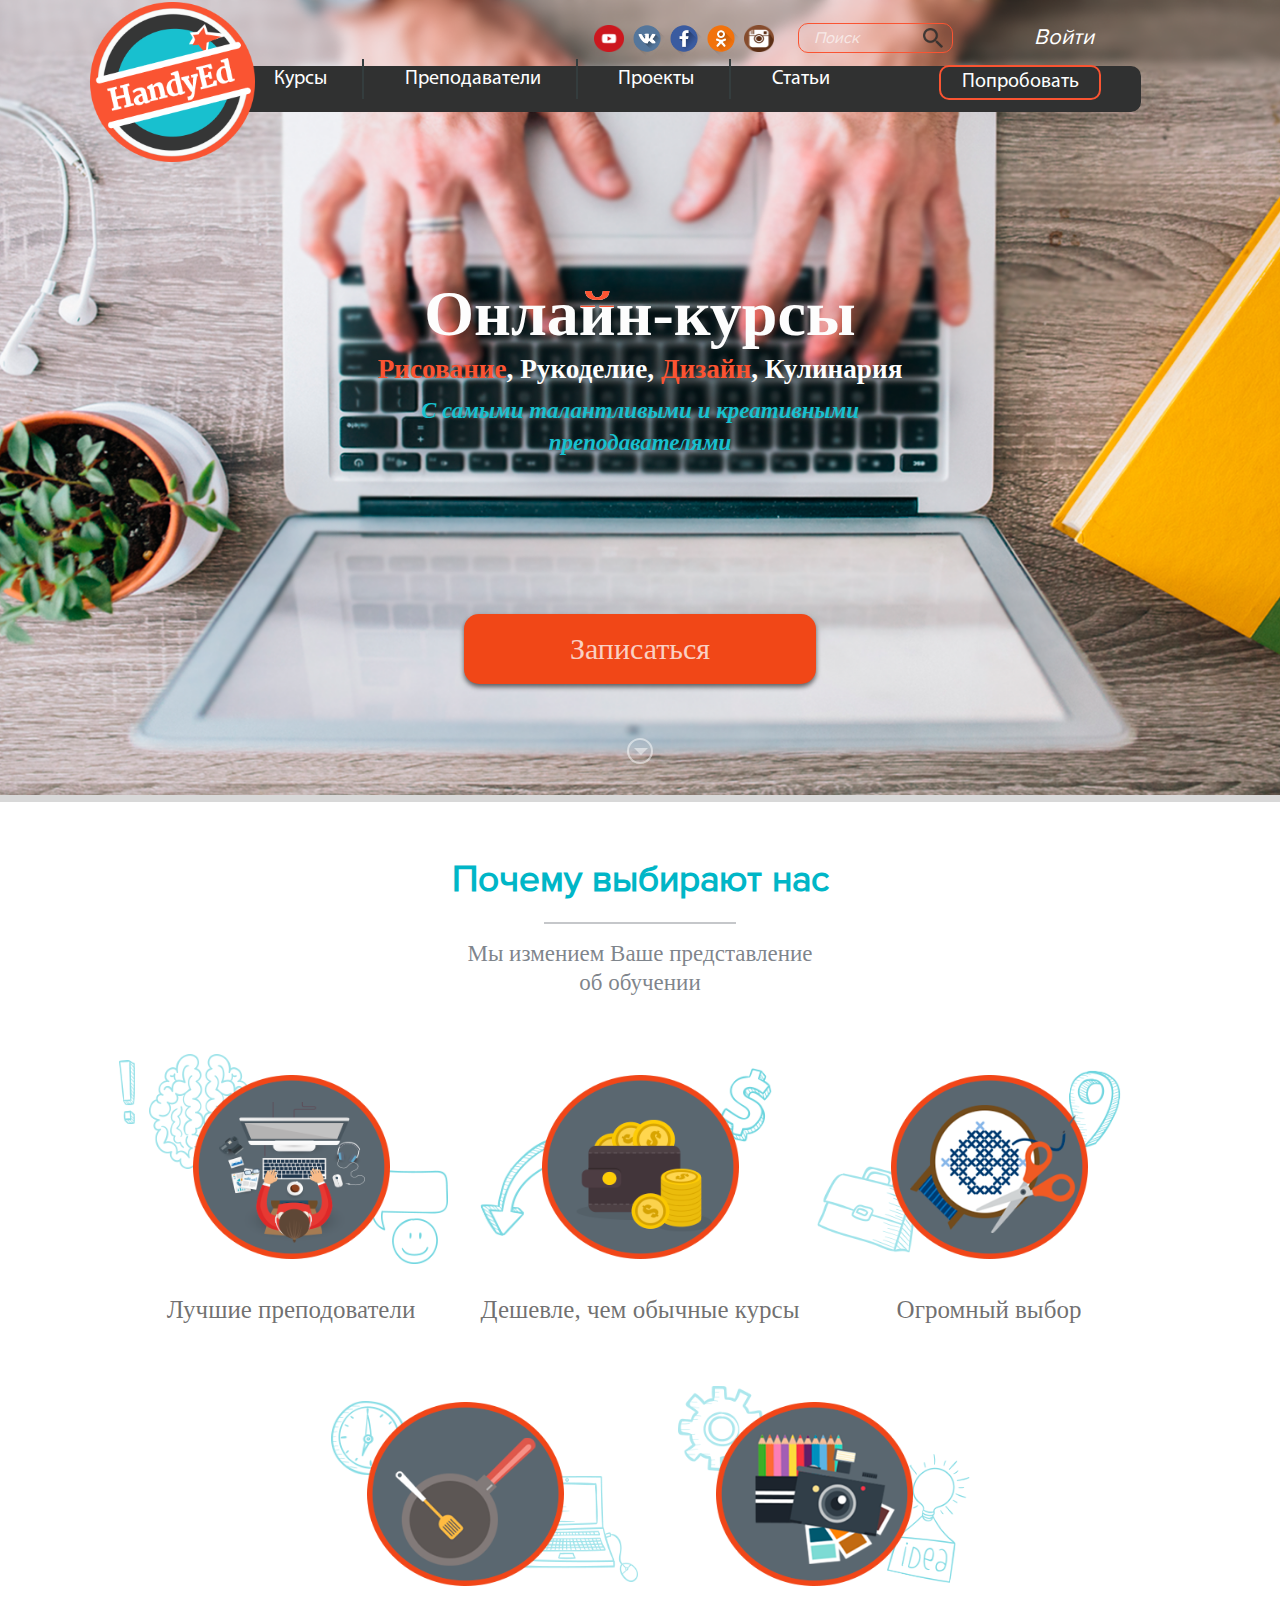
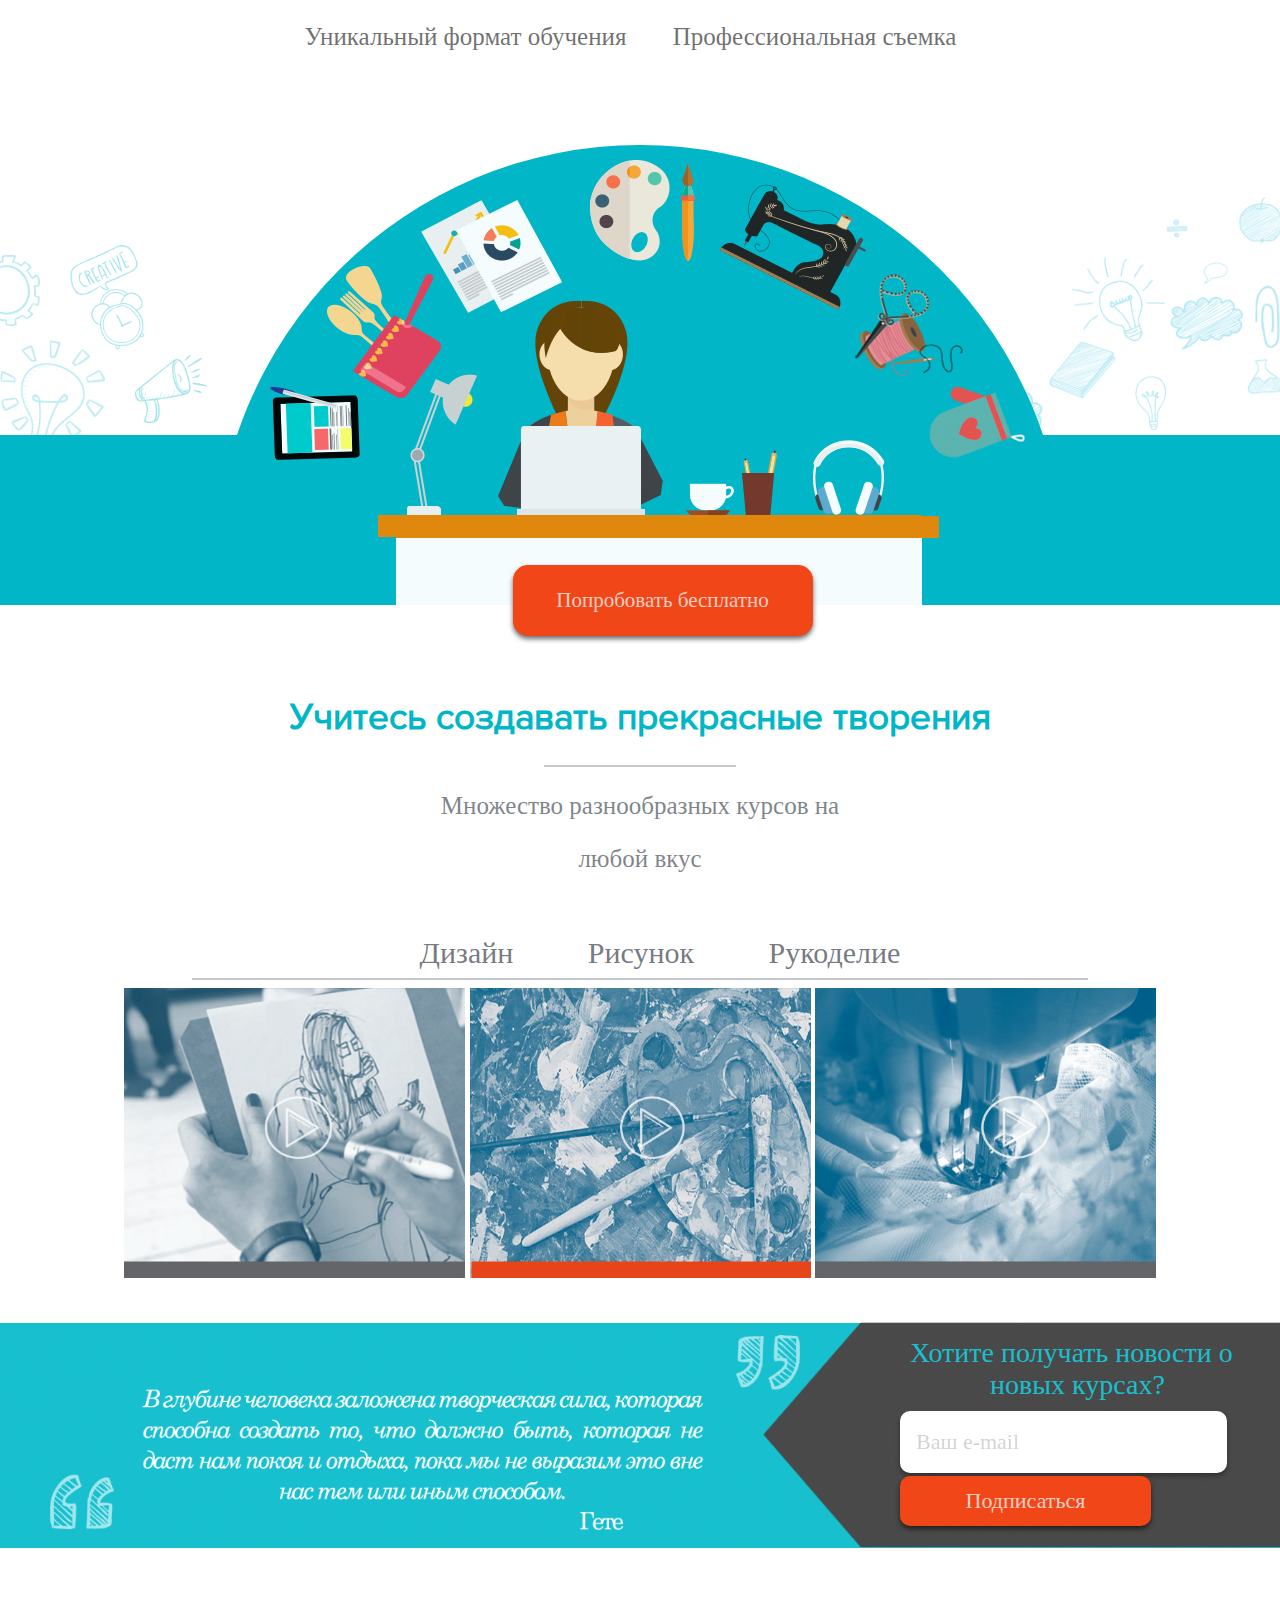
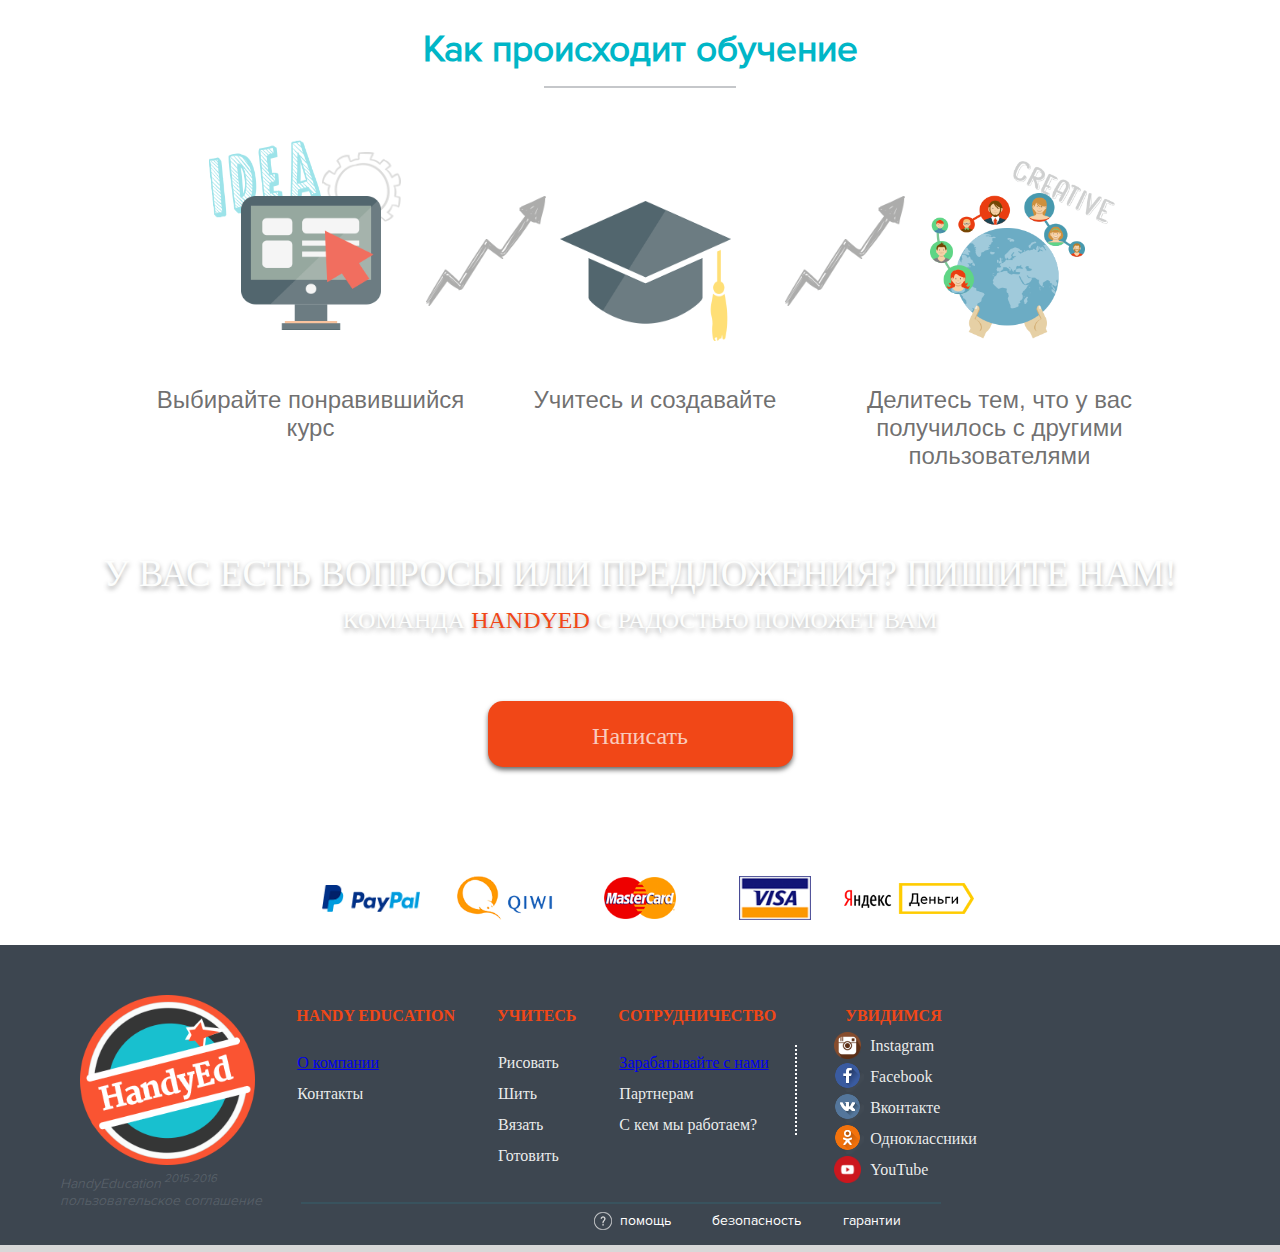
<file: index.html>
<!DOCTYPE html>
<html>
    <head>
       <title>Handy Education</title>
       <meta charset="utf-8">
       <link href="public/stylesheets/style.css" rel="stylesheet" type="text/css">
       <script type="text/javascript">
            window.onresize = function(event) {
                var html = document.documentElement;
                /*if (html.clientWidth < 1350) {
                    document.getElementById("block-margin").style.marginRight = "80px";    
                } else { 
                    document.getElementById("block-margin").style.marginRight = "0px";  
                }*/
                if (html.clientWidth < 1170) {
                    document.getElementById("main-menu-font").style.fontSize = "16px";
                    
                } else {
                    document.getElementById("main-menu-font").style.fontSize = "20px";
                
                }
                if (html.clientWidth < 1300) {
                    document.getElementById("block1").style.height= "290px";   
                    document.getElementById("block1").style.width = "341px";
                    document.getElementById("block2").style.height = "290px";   
                    document.getElementById("block2").style.width = "341px"; 
                    document.getElementById("block3").style.height = "290px";   
                    document.getElementById("block3").style.width = "341px"
                    document.getElementById("teacher_id").style.height = "390px";
                    document.getElementById("teacher_id").style.width = "335px";
                    document.getElementById("teacher_id2").style.height = "390px";
                    document.getElementById("teacher_id2").style.width = "335px";
                    document.getElementById("teacher_id3").style.height = "390px";
                    document.getElementById("teacher_id3").style.width = "335px";
                    document.getElementById("words1").style.display = "none"
                    document.getElementById("words2").style.display = "none"
                } else {
                    document.getElementById("block1").style.height = "350px";     
                    document.getElementById("block1").style.width = "429px";   
                    document.getElementById("block2").style.height = "350px";     
                    document.getElementById("block2").style.width = "429px"; 
                    document.getElementById("block3").style.height = "350px";     
                    document.getElementById("block3").style.width = "429px";
                    document.getElementById("block3").style.marginRight = "0px"; 
                    document.getElementById("teacher_id").style.height = "532px"; 
                    document.getElementById("teacher_id").style.width = "424px";
                    document.getElementById("teacher_id2").style.height = "532px"; 
                    document.getElementById("teacher_id2").style.width = "424px";
                    document.getElementById("teacher_id3").style.height = "532px"; 
                    document.getElementById("teacher_id3").style.width = "424px";
                    document.getElementById("words1").style.display = "block"
                    document.getElementById("words2").style.display = "block"
                }
            };
        </script>
        <script type="text/javascript">
            function a() {
                var html = document.documentElement;
                /*if (html.clientWidth < 1350) {
                    document.getElementById("block-margin").style.marginRight = "80px";    
                } else { 
                    document.getElementById("block-margin").style.marginRight = "0px";  
                }*/
                if (html.clientWidth < 1170) {
                    document.getElementById("main-menu-font").style.fontSize = "16px";
                    
                } else {
                    document.getElementById("main-menu-font").style.fontSize = "20px";
                
                }
                if (html.clientWidth < 1300) {
                    document.getElementById("words1").style.display = "none"
                    document.getElementById("words2").style.display = "none"
                    document.getElementById("block1").style.height= "290px";   
                    document.getElementById("block1").style.width = "341px";
                    document.getElementById("block2").style.height = "290px";   
                    document.getElementById("block2").style.width = "341px"; 
                    document.getElementById("block3").style.height = "290px";   
                    document.getElementById("block3").style.width = "341px"
                    document.getElementById("teacher_id").style.height = "390px";
                    document.getElementById("teacher_id").style.width = "335px";
                    document.getElementById("teacher_id2").style.height = "390px";
                    document.getElementById("teacher_id2").style.width = "335px";
                    document.getElementById("teacher_id3").style.height = "390px";
                    document.getElementById("teacher_id3").style.width = "335px";
                } else {
                    document.getElementById("words1").style.display = "block"
                    document.getElementById("words2").style.display = "block"
                    document.getElementById("block1").style.height = "350px";     
                    document.getElementById("block1").style.width = "429px";   
                    document.getElementById("block2").style.height = "350px";     
                    document.getElementById("block2").style.width = "429px"; 
                    document.getElementById("block3").style.height = "350px";     
                    document.getElementById("block3").style.width = "429px";
                    document.getElementById("block3").style.marginRight = "0px"; 
                    document.getElementById("teacher_id").style.height = "532px"; 
                    document.getElementById("teacher_id").style.width = "424px";
                    document.getElementById("teacher_id2").style.height = "532px"; 
                    document.getElementById("teacher_id2").style.width = "424px";
                    document.getElementById("teacher_id3").style.height = "532px"; 
                    document.getElementById("teacher_id3").style.width = "424px";
                }
            }
        </script>
        <script type="text/javascript">
            var scrolly = 0;
            var distance = 40;
            var speed = 24;
            function autoScrollTo(el) {
                var currentY = window.pageYOffset;
                var targetY = document.getElementById(el).offsetTop;
                var bodeHeight = document.body.offsetHeight;
                var yPos = currentY + window.innerHeight;
                var animator = setTimeout('autoScrollTo(\''+el+'\')', 24);
                if (yPos > bodeHeight) {
                    clearTimeout(animator);
                } else {
                    if(currentY < targetY-distance) {
                        scrollY = currentY+distance;
                        window.scroll(0, scrollY);
                    } else {
                        clearTimeout(animator);
                    }
                }
            }
        </script>
        <style type="text/css">
    
   
    
</style>
    </head>
    <body onload="a()">
        <script type="text/javascript">
            function show(state) {
                    document.getElementById('window').style.display = state;            
                    document.getElementById('wrap').style.display = state;          
            }
        </script>
        <div onclick="show('none')" id="wrap"></div>
            <div id="window" class="authorize">
                <form action="/echo" method="post">
                    <h1>Создайте аккаунт на Handy Education</h1>
                    <div class="layout-column">
                        <input type="text" id="login" name="login" value="введите логин">
                        <input type="password" id="password" name="password" placeholder="введите пароль">
                        <input type="password" id="password-confirm" name="password-confirm" placeholder="повторите пароль">
                        <input type="email" id="e-mail" name="e-mail" value="введите e-mail">
                    </div>   
                </form>  
            </div>
        <header class="page-header">
            <div class="header-1">
                <div class="layout-positioner">
                    <div class="layout-column layout-column-1">
                        <ul>
                            <li><a href="#" onclick="show('block')">Войти</a></li>
                        </ul>
                    </div>
                    <div class="layout-column layout-column-2">
                        <ul>
                            <li><a href="#"><img src="public/images/youtube.png" alt="Поиск" title="YouTube"></a></li>
                            <li><a href="#"><img src="public/images/vk.png" alt="Корзина" title="ВКонтакте"></a></li>
                            <li><a href="#"><img src="public/images/fb.png" alt="Авторизация" title="Фейсбук"></a></li>
                            <li><a href="#"><img src="public/images/ok.png" alt="Корзина" title="Одноклассники"></a></li>
                            <li><a href="#"><img src="public/images/inst.png" alt="Поиск" title="Инстаграм"></a></li>
                            <li>
                                <form action="/echo" method="post">
                                    <div class="search">
                                        <input name="search" id="search-header" type="search" placeholder="Поиск">
                                        <input type="submit" value="">
                                   </div>
                                </form> 
                            </li>   
                        </ul>
                    </div>
                </div>  
            </div> 
            <div class="header-2">
                <div class="layout-positioner">
                    <nav class="main-menu clearfix" id="main-menu-font">
                        <div class="menu-left">
                            <ul> 
                                <li><a href="/courses.html">Курсы</a></li>
                                <li><a href="#">Преподаватели</a></li>
                                <li><a href="#">Проекты</a></li>
                                <li><a href="#">Статьи</a></li>
                            </ul> 
                        </div>
                        <div class="menu-right">
                            <ul> 
                                <li>
                                    <div class="buttons">
                                        <input type="submit" value="Попробовать">
                                    </div>
                                </li>
                            </ul>
                        </div>
                    </nav>
                     <div class="logo"> 
                        <img src="public/images/logo1.png">
                    </div> 
                    
                </div>
            </div> 
            <div class="slider">  
                <div class="layout-positioner">
                    <h1>Онла<span data-content="й">й</span>н-курсы</h1>
                    <h2><span>Рисование</span>, Рукоделие, <span>Дизайн</span>, Кулинария</h2>
                    <span>C самыми талантливыми и креативными </span>
                    <br>
                    <span>преподавателями</span>
                    <form action="/echo" method="post">
                        <div class="buttons">
                            <input type="submit" value="Записаться">
                        </div>
                    </form> 
                    <div class="scrolling-btn" onclick="return false;" onmousedown="autoScrollTo('div-why');">
    
                    </div>

                </div>
            </div>
            <div class="orange-line"></div>  
        </header>        
        <div class="why" id="div-why">
            <div class="layout-positioner">
                <h1>Почему выбирают нас</h1>
                <hr>
                <span>Мы измением Ваше представление</span>
                <br>
                <span>об обучении</span>
                <div class="gallery">
                    <div class="item">
                        <div class="image image-1"></div>
                        <div class="title">Лучшие преподователи</div>
                    </div>
                    <div class="item">
                        <div class="image image-2"></div>
                        <div class="title">Дешевле, чем обычные курсы</div>
                    </div>
                    <div class="item" id="block-margin">
                        <div class="image image-3"></div>
                        <div class="title">Огромный выбор</div>
                    </div>
                    <div class="item">
                        <div class="image image-4"></div>
                        <div class="title">Уникальный формат обучения</div>
                    </div>
                    <div class="item">
                        <div class="image image-5"></div>
                        <div class="title">Профессиональная съемка</div>
                    </div>
                </div>    
            </div>
        </div>
        <div class="try-this">
            <div class="layout-positioner">
                <div id="circle">
                    <img src="public/images/try-this.png">
                    <form action="/echo" method="post">
                        <div class="buttons">
                            <input type="submit" value="Попробовать бесплатно">
                        </div>
                    </form>
                    <div class="words" id="words1">
                        <div class="words-1">Смотрите первый урок каждого видеокурса совершенно бесплатно</div>     
                    </div>
                </div>
                <div id="rectangle">  
                    <!-- <div class="words">
                        <div class="words-2">Делайте то, что Вы любите, а HandyEd Вам в этом поможет!</div>
                    </div> -->
                    <div id="words2">
                        <span>Делайте то, что Вы </span>
                        <br>
                        <span>любите, а HandyEd Вам в</span>
                        <br>
                        <span>этом поможет!</span>
                    </div>
                </div>
            </div>
        </div>
        
        <div class="study-to">
            <div class="layout-positioner">
                <h1>Учитесь создавать прекрасные творения</h1>
                <hr>
                <span>Множество разнообразных курсов на</span>
                <br>
                <span>любой вкус</span>
            </div>
        </div>
        <div class="video">
            <div class="layout-positioner">
                <ul class="video-hover">
                    <li><a href="#">Дизайн</a></li>
                    <li><a href="#">Рисунок</a></li>
                    <li><a href="#">Рукоделие</a></li>
                </ul>
                <hr>
                <div class="video-blocks">
                    <div class="block block1" id="block1">
                    </div>
                    <div class="block block2" id="block2">          
                    </div>
                    <div class="block block3" id="block3">               
                    </div>
                </div>
            </div>
        </div>
        
        <div class="subscribe">
            <div class="layout-positioner">
                <div class="subscribe-div">
                    <img src="public/images/subscribe2.png">
                    <img src="public/images/quotes.png">
                    <span>Хотите получать новости о</span>
                    <br>
                    <span >новых курсах?</span>
                </div>
                <form action="/echo" method="post">
                    <div class="buttons">
                        <input type="email" value="Ваш e-mail">
                        <div class="button-submit">
                            <input type="submit" value="Подписаться">
                        </div>
                    </div>
                </form> 
            </div>
        </div>
         <div class="how-study">
            <div class="layout-positioner">
                <h1>Как происходит обучение</h1>
                <hr>
                <div class="how-study-blocks">
                    <div class="item">
                        <div class="how how1"></div>
                        <div class="title">Выбирайте понравившийся курс</div>
                    </div>
                    <div class="item">
                        <div class="how how2"></div>
                        <div class="title">Учитесь и создавайте</div>        
                    </div>
                    <div class="item">
                        <div class="how how3"></div> 
                        <div class="title">Делитесь тем, что у вас получилось с другими пользователями</div>             
                    </div>
                </div>
            </div>
        </div>
        <div class="contact-us">
            <div class="layout-positioner">
                <div class="text"> 
                    <div class="text-1">У Вас есть вопросы или предложения? Пишите нам!</div>
                    <div class="text-2">Команда <span>HandyEd</span> с радостью поможет Вам</div>
                </div>
                <form action="/echo" method="post">
                    <div class="buttons">
                        <input type="submit" value="Написать">
                    </div>
                </form> 
            </div>
        </div>
        <div class="pay">
            <div class="layout-positioner">
                <div class="pay-system">
                    <div class="pays pays1"></div>
                    <div class="pays pays2"></div>
                    <div class="pays pays3"></div>
                    <div class="pays pays4"></div>
                    <div class="pays pays5"></div>
                </div>
            </div>
        </div>
        <footer class="page-footer">
            <div class="layout-positioner">
   
                <img src="public/images/logo_footer.png" height="170px" width="175px">
               
               
                <div class="layout-column">
                    <table>
                        <tr>
                            <th>Handy Education</th>
                            <th>Учитесь</th>
                            <th>Сотрудничество</th>
                            <th>Увидимся</th>
                        </tr>
                        <tr>
                            <td><a href="/about.html">О компании</td>
                            <td>Рисовать</td>
                            <td><a href="/contacts.html">Зарабатывайте с нами</td>
                            <td>Instagram</td>
                        </tr>
                        <tr>
                            <td>Контакты</a></td>
                            <td>Шить</td>
                            <td>Партнерам</td>
                            <td>Facebook</td>
                        </tr>
                        <tr>
                            <td></td>
                            <td>Вязать</td>
                            <td>С кем мы работаем?</td>
                            <td>Вконтакте</td>
                        </tr>
                        <tr>
                            <td></td>
                            <td colspan="2">Готовить</td>
                            <td>Одноклассники</td>
                        </tr>
                        <tr>
                            <td colspan="3"></td>
                            <td>YouTube</td>
                        </tr>
                    </table>
                    <hr>
                </div>
                 <div class="copyright">
                    <div class="text">
                        <span>HandyEducation<sup>  2015-2016</sup></span>
                        <span>пользовательское соглашение</span>
                    </div>
                </div>
                <div class="footer-line">
                    <ul>
                        <li>помощь</li>
                        <li>безопасность</li>
                        <li>гарантии</li>
                    </ul>
                </div>
            </div>
        
            <div class="orange-line"></div>

        </footer>







        <!--
        <div class="online-course">
            <div class="layout-positioner">
                <div class="layout-column">
                    <h1>Онлайн-курсы</h1>
                    <hr>
                    <span>с самыми талантливыми и креативными </span>
                    <br>
                    <span>преподователями Москвы</span>
                    <form action="/echo" method="post">
                        <div class="buttons">
                            <input type="submit" value="Записаться">
                        </div>
                    </form> 
                </div>
            </div>
            <div class="orange-line"></div>               
        </div>
        -->
          <!-- <div class="header">
           		<div class="header-1">
	           		<div class="layout-positioner">
	           				<div class="layout-column">
	           					<ul>
	           						<li>
	           							<form action="/echo" method="post">
											<input name="search" type="search" value="Поиск">
			    						</form> 
			    					</li>
			    					<li><a href="#"><img src="public/images/search100.png" alt="Поиск" title="Поиск"></a></li>
			    					<li><a href="#"><img src="public/images/user43.png" alt="Авторизация" title="Авторизация"></a></li>
			    					<li><a href="#"><img src="public/images/shopping-cart11.png" alt="Корзина" title="Корзина"></a></li>
			    				</ul>
			    			</div>
	           		</div>	
	      		</div>
	      		<div class="orange-line"></div>     			
	      		<div class="header-2">
		      		<div class="layout-positioner">
		      				<nav class="main-menu">
		      					<ul>
		      						<a href="#"><li>Курсы</li></a>
		      						<a href="#"><li>Преподаватели</li></a>
		      						<a href="#"><li>Проекты</li></a>
		      						<a href="#"><li>Статьи</li></a>
		      					</ul>
            				</nav>	
		      		</div>
		      	</div>
           </div>
           -->
           <!--
           <div class="online-course">
           		<div class="layout-positioner">
           			<div class="layout-column">
           				<h1>Онлайн-курсы</h1>
           				<hr>
         				<span>с самыми талантливыми и креативными </span>
         				<br>
         				<span>преподователями Москвы</span>
         				<form action="/echo" method="post">
         					<div class="buttons">
    							<input type="submit" value="Записаться">
    						</div>
    					</form> 
           			</div>
           		</div>
           		<div class="orange-line">
	      			</div>
           </div>
     		<div class="why">
     			<div class="layout-positioner">
     				<div class="layout-column">
     					<h1>Почемы выбирают нас?</h1>
     					<hr>
     					<div class="gallery">
     						<div class="item">
                				<div class="frame">
                    				<div class="image image-1"></div>
                    				<div class="title">Лучшие преподователи</div>
                				</div>
            				</div>
            				<div class="item">
                				<div class="frame">
                    				<div class="image image-2"></div>
                    				<div class="title">Дешевле, чем обычные курсы</div>
                				</div>
            				</div>
            				<div class="item">
                				<div class="frame">
                    				<div class="image image-3"></div>
                    				<div class="title">Огромный выбор</div>
                				</div>
            				</div>
            				<div class="item">
                				<div class="frame">
                    				<div class="image image-4"></div>
                    				<div class="title">Уникальный формат обучения</div>
                				</div>
            				</div>
            				<div class="item">
                				<div class="frame">
                    				<div class="image image-5"></div>
                    				<div class="title">Профессиональная съемка</div>
                				</div>
            				</div>
     					</div>	
     				</div>
     			</div>
     		</div>
     		<div class="try-this">
     			<div class="layout-positioner">
     				<div id="circle"></div>
     				<div id="rectangle">
     					<img src="public/images/try-this.png">
     					<form action="/echo" method="post">
         					<div class="buttons">
    							<input type="submit" value="Попробовать бесплатно">
    						</div>
    					</form> 
    					<span>Делайте то, что Вы любите, </span>
         				<br>
         				<span>а мы Вам в этом поможем</span>
     				</div>
					
     			</div>
     		</div>

     		<div class="study-to">
     			<div class="layout-positioner">
     				<div class="layout-column">
     					<h1>Учитесь создавать прекрасные творения</h1>
     					<hr>
     					<span>Множество разнообразных курсов на</span>
     					<br>
     					<span>любой вкус</span>
     				</div>
     			</div>
     		</div>
     		<div class="video">
     			<div class="layout-positioner">
     				<div class="layout-column">
     					<ul>
     						<li><a href="#">Дизайн</a></li>
     						<li><a href="#">Рисунок</a></li>
     						<li><a href="#">Рукоделие</a></li>
     					</ul>
     					<hr>
     					<img src="public/images/video1.png">
     					<img src="public/images/video2.png">
     					<img src="public/images/video3.png">
 
     				</div>
     			</div>
     		</div>
     		<div class="subscribe">
     			<div class="layout-positioner">
     				<div class="subscribe-div">
     					<img src="public/images/subscribe.png">
     					<img src="public/images/quotes.png">
     					<span>Хотите получать новости о</span>
     					<br>
     					<span >новых курсах?</span>

     				</div>
     				<form action="/echo" method="post">
         					<div class="buttons">
    							<input type="submit" value="Подписаться">
    						</div>
    					</form> 
     			</div>
     		</div>
     		<div class="study-to">
     			<div class="layout-positioner">
     				<div class="layout-column">
     					<h1>Наши преподователи</h1>
     					<hr>
     					<span>Наша команда состоит из квалифицированных и творческих людей,</span>
     					<br>
     					<span class="help">которые с радостью помогут Вам воплотить фантазии в реальность</span>
    					<br>
     					<img src="public/images/teacher1.png">
     					<img src="public/images/teacher2.png">
     					<img src="public/images/teacher3.png">
     				</div>
     			</div>
     		</div>
     		<div class="how-study">
     			<div class="layout-positioner">
     				<div class="layout-column">
     					<h1>Как происходит обучение</h1>
     					<hr>
     				
     				</div>
     			</div>
     		</div>
     		<div class="how-study-pic">
     			<div class="layout-positioner">
     				<div class="layout-column">

     					<div class="gallery">
     						<div class="item">
                				<div class="frame">
                    				<div class="image image-1"></div>
                    				<div class="title">Текст</div>
                				</div>
            				</div>
            				<div class="item">
                				<div class="frame">
                    				<div class="image image-2"></div>
                    				<div class="title">Текст</div>
                				</div>
            				</div>
            				<div class="item">
                				<div class="frame">
                    				<div class="image image-3"></div>
                    				<div class="title">Текст</div>
                				</div>
            				</div>
     					</div>	
     				</div>
     			</div>
     		</div>
            -->
            
    </body>
</html>
</file>
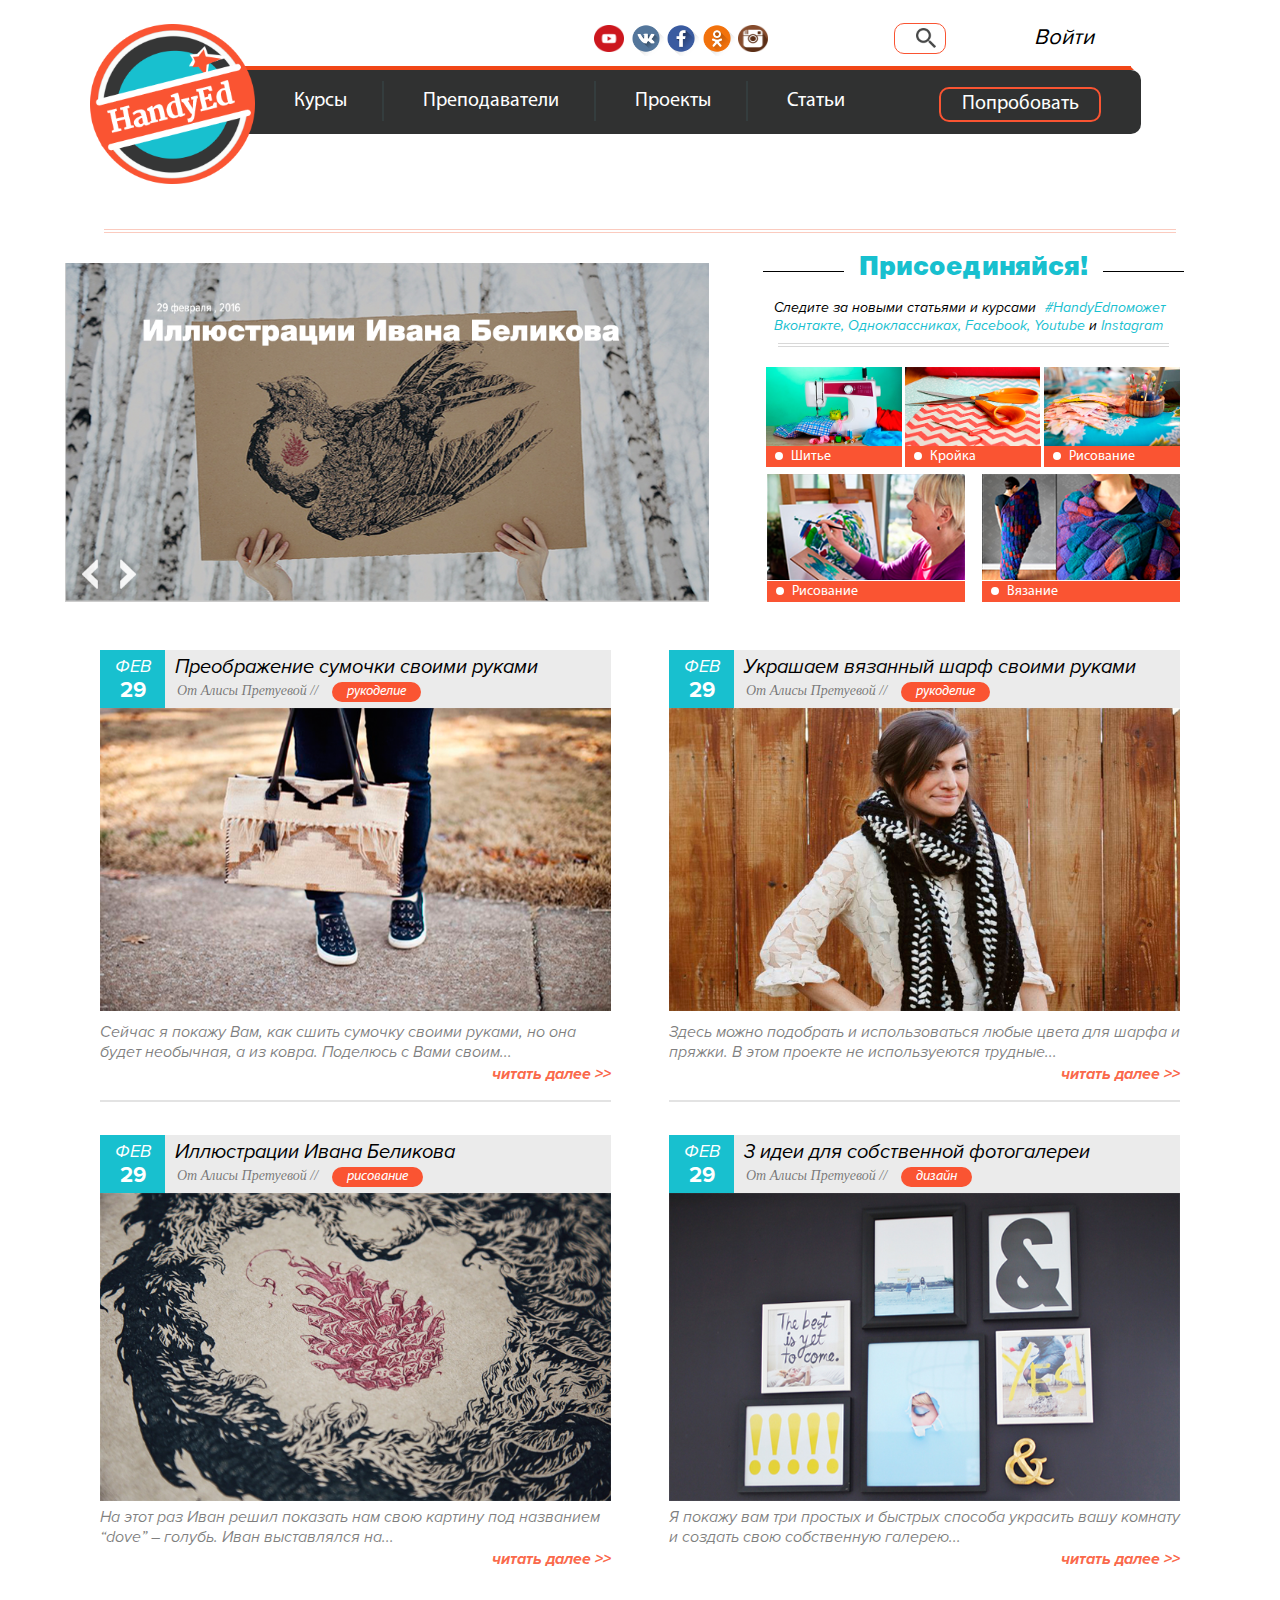
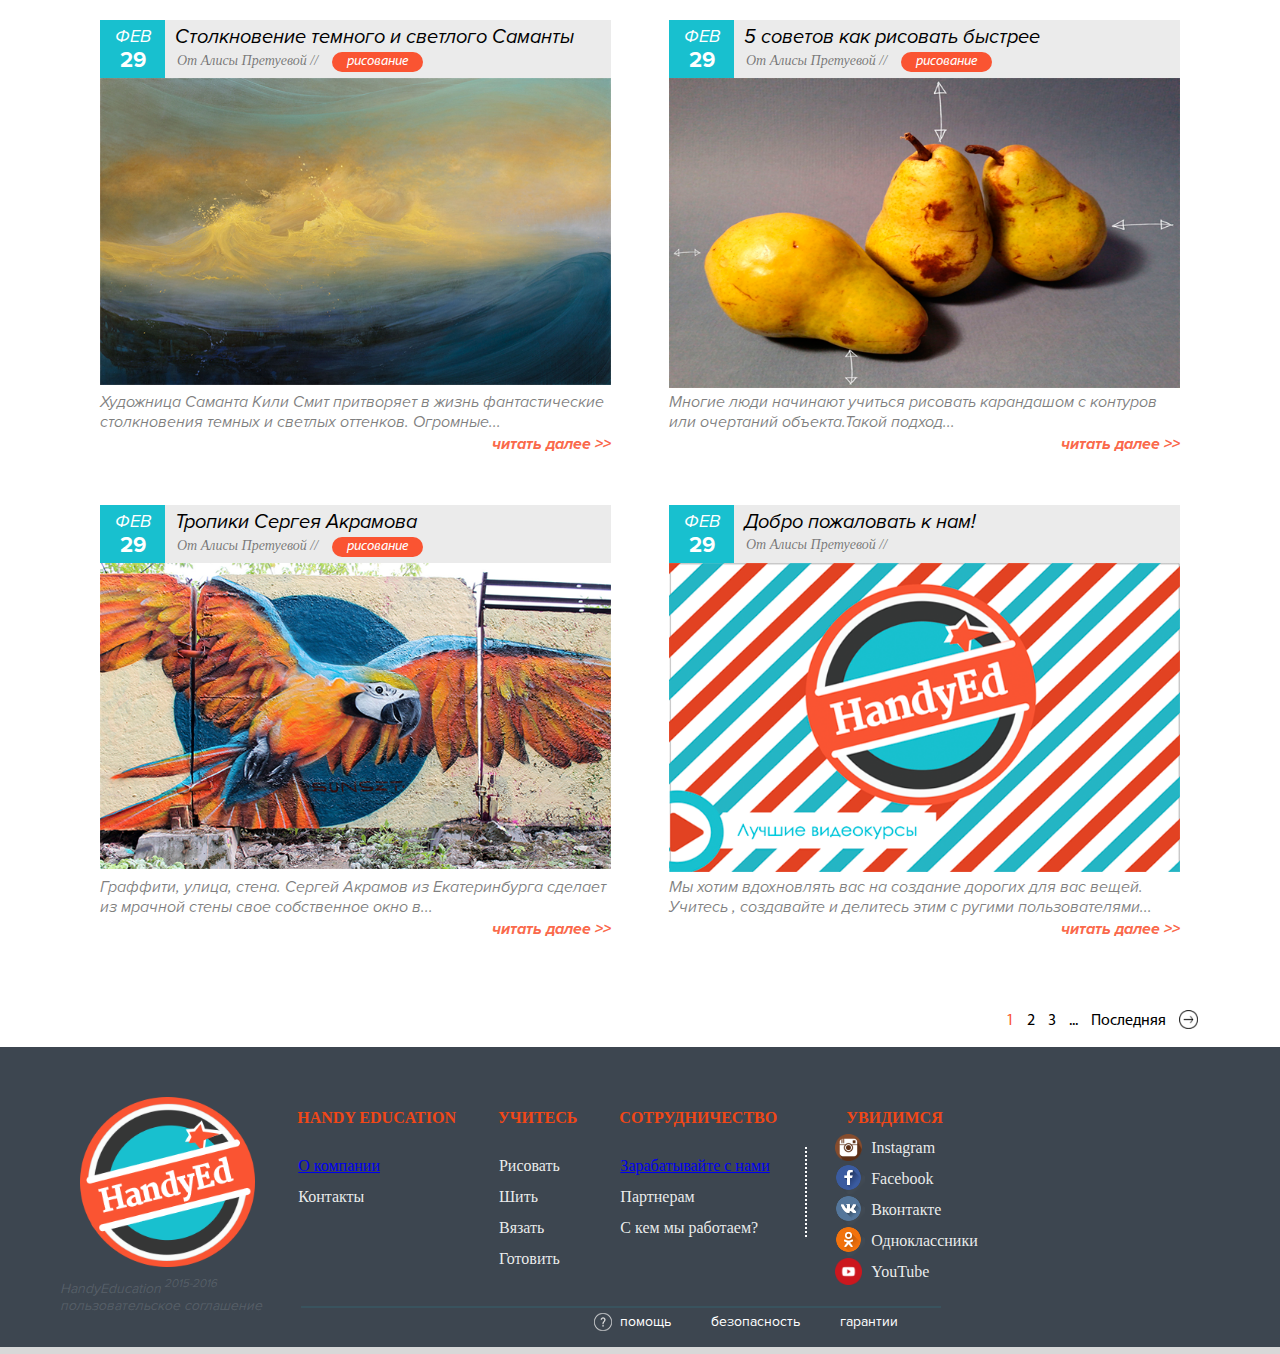
<file: articles.html>
<!DOCTYPE html>
<html>
    <head>
        <title>Статьи</title>
        <meta charset="utf-8">
       <link href="public/stylesheets/styles.css" rel="stylesheet" type="text/css">
       <link href="public/stylesheets/style-articles.css" rel="stylesheet" type="text/css">
       <script src="public/javascripts/scripts.js"></script>  
       <script src="public/javascripts/jquery-1.12.1.min.js"></script>
    </head>
    <body onload="a()">
        <div onclick="show('none')" id="wrap"></div>
        <div id="window" class="sign-up">
            <form action="/echo" method="post" id="form1" class="form_1">
                <h1>Войти в аккаунт Handy Education</h1>
                <h2>Присоединяйтесь к нам</h2>
                <h2>Наши преподаватели ждут Вас</h2>
                <div class="layout-column">
                    <input type="text" id="login-sign-in" name="login" placeholder="Введите логин">
                    <input type="password" id="password-sign-in" name="password" placeholder="Введите пароль">
                    <div class="clearfix">
                        <div class="floated-1">
                            <input type="checkbox" class="checkbox" id="remember-me-radio">
                            <label for="remember-me-radio">Запомнить меня</label>
                        </div>
                        <div class="floated-2">
                            <input type="submit" value="Войти">
                        </div>
                    </div>
                    <ul>
                        <li>Забыли пароль?</li>
                        <li><a href="#" onclick="showForm('form1', 'form2')">Создать аккаунт</a></li>
                    </ul>
                </div>
            </form>
            <form action="/echo" method="post" id="form2">
                <h1>Создайте аккаунт на Handy Education</h1>
                <div class="layout-column">
                    <input type="text" id="login" name="login" placeholder="Введите логин">
                    <input type="password" id="password" name="password" placeholder="Введите пароль">
                    <input type="password" id="password-confirm" name="password-confirm" placeholder="Повторите пароль">
                    <input type="email" id="e-mail" name="e-mail" placeholder="Введите e-mail">
                    <div class="clearfix">
                        <div class="floated-1">
                            <p>при создании моего аккаунта я соглашаюсь с <span>пользовательским соглашением</span></p>
                        </div>
                        <div class="floated-2">
                            <input type="submit" value="Создать">
                        </div>
                    </div>
                    <ul>
                        <li><a href="#" onclick="showForm('form2', 'form1')">Есть аккаунт</a></li>
                        <li><a href="#"><img src="public/images/vk.png" alt="ВКонтакте" title="ВКонтакте"></a></li>
                        <li><a href="#"><img src="public/images/fb.png" alt="Фейсбук" title="Фейсбук"></a></li>
                        <li><a href="#"><img src="public/images/ok.png" alt="Одноклассники" title="Одноклассники"></a></li>
                        <li><a href="#"><img src="public/images/inst.png" alt="Инстаграм" title="Инстаграм"></a></li>
                    </ul>
                </div>   
            </form>  
        </div>
        <header class="page-header">
            <div class="header-1">
                <div class="layout-positioner">
                    <div class="layout-column layout-column-1">
                        <ul>
                            <li><a href="#" onclick="show('block')">Войти</a></li>
                        </ul>
                    </div>
                    <div class="layout-column layout-column-2">
                        <ul style="margin-top: 32px;">
                            <li><a href="#"><img src="public/images/youtube.png" alt="Поиск" title="YouTube"></a></li>
                            <li><a href="#"><img src="public/images/vk.png" alt="Корзина" title="ВКонтакте"></a></li>
                            <li><a href="#"><img src="public/images/fb.png" alt="Авторизация" title="Фейсбук"></a></li>
                            <li><a href="#"><img src="public/images/ok.png" alt="Корзина" title="Одноклассники"></a></li>
                            <li><a href="#"><img src="public/images/inst.png" alt="Поиск" title="Инстаграм"></a></li>
                            <li>
                                <form action="/echo" method="post" style="position: relative; top:-16px;">
                                    <div class="search">
                                        <input name="search" id="search-header" type="search" placeholder="Поиск">
                                        <input type="submit" value="">
                                   </div>
                                </form> 
                            </li>   
                        </ul>
                    </div>
                </div>  
            </div> 
            <div class="header-2">
                <div class="layout-positioner">
                    <div class="orange-line-header"></div>
                    <nav class="main-menu clearfix" id="main-menu-font">
                        <div class="menu-left">
                            <ul> 
                                <li><a href="/courses">Курсы</a></li>
                                <li><a href="#">Преподаватели</a></li>
                                <li><a href="#">Проекты</a></li>
                                <li><a href="/articles">Статьи</a></li>
                            </ul> 
                        </div>
                        <div class="menu-right">
                            <ul> 
                                <li>
                                    <div class="buttons">
                                        <input type="submit" value="Попробовать">
                                    </div>
                                </li>
                            </ul>
                        </div>
                    </nav>
                     <div class="logo"> 
                        <a href="index.html"><img src="public/images/logo1.png"></a>
                    </div> 
                </div>
            </div> 
        </header>
        <div class="bread-pieces">
            <div class="layout-positioner">
                <div class="bread-pieces-line"></div>
            </div>
        </div>
        <main role="main" class="main-contain">
            <div class="layout-positioner">
                <div class="slider">
                    <img src="public/images/articles/slider.png" width="644" height="339">
                </div>
                <div class="right-block">
                    <div class="join-us">
                        <div class="middle">
                            <div class="middle-text">
                                <span>Присоединяйся!</span>
                            </div>
                            <div class="follow">
                                <p>Следите за новыми статьями и курсами <span>#HandyEdпоможет</span></p>
                                <p><span>Вконтакте, Одноклассниках, Facebook, Youtube</span> и <span>Instagram</span></p>
                            </div>
                            <div class="bread-pieces">
                                <div class="bread-pieces-line"></div>
                            </div>
                            <div class="gallery">
                                <div class="item">
                                    <div class="image image-1"></div>
                                    <div class="course-type">Шитье</div>
                                </div>
                                <div class="item">
                                    <div class="image image-2"></div>
                                    <div class="course-type">Кройка</div>
                                </div>
                                <div class="item">
                                    <div class="image image-3"></div>
                                    <div class="course-type">Рисование</div>
                                </div>
                                <div class="item item-big itemMargin">
                                    <div class="image image-4"></div>
                                    <div class="course-type">Рисование</div>
                                </div>
                                <div class="item item-big">
                                    <div class="image image-5"></div>
                                    <div class="course-type">Вязание</div>
                                </div>
                            </div>
                        </div>
                    </div>
                </div>
            </div>
        </main>
        <section>
            <div class="layout-positioner">
                <div class="articles clearfix">
                    <article class="article-left">
                        <div class="article-info">
                            <div class="time">
                                <time datetime="2015-02-29 00:00"><p>ФЕВ <span>29</span></p></time>
                            </div>
                            <div class="title">
                                <div class="article-title">Преображение сумочки своими руками</div>
                                <ul>
                                    <li><div class="article-author">От Алисы Претуевой //</div></li>
                                    <li><div class="article-type">рукоделие</div></li>
                                </ul>
                            </div>
                        </div>
                        <div class="article-photo"></div>
                        <div class="article-description">Сейчас я покажу Вам, как сшить сумочку своими руками, но она будет необычная, а из ковра. Поделюсь с Вами своим...</div>
                        <div class="read-further"><a href="id1.html">читать далее >></a></div>
                    </article>
                    <article class="article-right">
                        <div class="article-info">
                            <div class="time">
                                <time datetime="2015-02-29 00:00"><p>ФЕВ <span>29</span></p></time>
                            </div>
                            <div class="title">
                                <div class="article-title">Украшаем вязанный шарф своими руками</div>
                                <ul>
                                    <li><div class="article-author">От Алисы Претуевой //</div></li>
                                    <li><div class="article-type">рукоделие</div></li>
                                </ul>
                            </div>
                        </div>
                        <div class="article-photo"></div>
                        <div class="article-description">Здесь можно подобрать и использоваться любые цвета для шарфа и пряжки. В этом проекте не используеются трудные...</div>
                        <div class="read-further"><a href="">читать далее >></a></div>
                    </article>
                    <article class="article-left">
                        <div class="article-info">
                            <div class="time">
                                <time datetime="2015-02-29 00:00"><p>ФЕВ <span>29</span></p></time>
                            </div>
                            <div class="title">
                                <div class="article-title">Иллюстрации Ивана Беликова</div>
                                <ul>
                                    <li><div class="article-author">От Алисы Претуевой //</div></li>
                                    <li><div class="article-type">рисование</div></li>
                                </ul>
                            </div>
                        </div>
                        <div class="article-photo"></div>
                        <div class="article-description">На этот раз Иван решил показать нам свою картину под названием “dove” – голубь. Иван выставлялся на...</div>
                        <div class="read-further"><a href="">читать далее >></a></div>
                    </article>
                    <article class="article-right">
                        <div class="article-info">
                            <div class="time">
                                <time datetime="2015-02-29 00:00"><p>ФЕВ <span>29</span></p></time>
                            </div>
                            <div class="title">
                                <div class="article-title">3 идеи для собственной фотогалереи</div>
                                <ul>
                                    <li><div class="article-author">От Алисы Претуевой //</div></li>
                                    <li><div class="article-type">дизайн</div></li>
                                </ul>
                            </div>
                        </div>
                        <div class="article-photo"></div>
                        <div class="article-description">Я покажу вам три простых и быстрых способа  украсить вашу комнату и создать свою собственную галерею...</div>
                        <div class="read-further"><a href="">читать далее >></a></div>
                    </article>
                    <article class="article-left">
                        <div class="article-info">
                            <div class="time">
                                <time datetime="2015-02-29 00:00"><p>ФЕВ <span>29</span></p></time>
                            </div>
                            <div class="title">
                                <div class="article-title">Столкновение темного и светлого Саманты</div>
                                <ul>
                                    <li><div class="article-author">От Алисы Претуевой //</div></li>
                                    <li><div class="article-type">рисование</div></li>
                                </ul>
                            </div>
                        </div>
                        <div class="article-photo"></div>
                        <div class="article-description">Художница Саманта Кили Смит притворяет в жизнь фантастические столкновения темных и светлых оттенков. Огромные...</div>
                        <div class="read-further"><a href="">читать далее >></a></div>
                    </article>
                    <article class="article-right">
                        <div class="article-info">
                            <div class="time">
                                <time datetime="2015-02-29 00:00"><p>ФЕВ <span>29</span></p></time>
                            </div>
                            <div class="title">
                                <div class="article-title">5 советов как рисовать быстрее</div>
                                <ul>
                                    <li><div class="article-author">От Алисы Претуевой //</div></li>
                                    <li><div class="article-type">рисование</div></li>
                                </ul>
                            </div>
                        </div>
                        <div class="article-photo"></div>
                        <div class="article-description">Многие люди начинают учиться рисовать карандашом с контуров или очертаний объекта.Такой подход...</div>
                        <div class="read-further"><a href="">читать далее >></a></div>
                    </article>
                    <article class="article-left">
                        <div class="article-info">
                            <div class="time">
                                <time datetime="2015-02-29 00:00"><p>ФЕВ <span>29</span></p></time>
                            </div>
                            <div class="title">
                                <div class="article-title">Тропики Сергея Акрамова</div>
                                <ul>
                                    <li><div class="article-author">От Алисы Претуевой //</div></li>
                                    <li><div class="article-type">рисование</div></li>
                                </ul>
                            </div>
                        </div>
                        <div class="article-photo"></div>
                        <div class="article-description">Граффити, улица, стена. Сергей Акрамов из Екатеринбурга сделает из мрачной стены свое собственное окно в...</div>
                        <div class="read-further"><a href="">читать далее >></a></div>
                    </article>
                    <article class="article-right">
                        <div class="article-info">
                            <div class="time">
                                <time datetime="2015-02-29 00:00"><p>ФЕВ <span>29</span></p></time>
                            </div>
                            <div class="title">
                                <div class="article-title">Добро пожаловать к нам!</div>
                                <ul>
                                    <li><div class="article-author">От Алисы Претуевой //</div></li>
                                    <!--<li><div class="article-type"></div></li>-->
                                </ul>
                            </div>
                        </div>
                        <div class="article-photo"></div>
                        <div class="article-description">Мы хотим вдохновлять вас на создание дорогих для вас вещей. Учитесь , создавайте и делитесь этим с ругими пользователями...</div>
                        <div class="read-further"><a href="">читать далее >></a></div>
                    </article>
                </div>
                <div class="articles-pages">
                    <ul>
                        <li>1</li>
                        <li>2</li>
                        <li>3</li>
                        <li>...</li>
                        <li>Последняя</li>
                        <li><img src="public/images/articles/articles/next-page.png" width="19px" height="19px"></li>
                    </ul>
                </div>
            </div>
        </section>
        <footer class="page-footer">
            <div class="layout-positioner">
   
                <img src="public/images/logo_footer.png" height="170px" width="175px">
               
               
                <div class="layout-column">
                    <table>
                        <tr>
                            <th>Handy Education</th>
                            <th>Учитесь</th>
                            <th>Сотрудничество</th>
                            <th>Увидимся</th>
                        </tr>
                        <tr>
                            <td><a href="/about">О компании</td>
                            <td>Рисовать</td>
                            <td><a href="/contacts">Зарабатывайте с нами</td>
                            <td>Instagram</td>
                        </tr>
                        <tr>
                            <td>Контакты</a></td>
                            <td>Шить</td>
                            <td>Партнерам</td>
                            <td>Facebook</td>
                        </tr>
                        <tr>
                            <td></td>
                            <td>Вязать</td>
                            <td>С кем мы работаем?</td>
                            <td>Вконтакте</td>
                        </tr>
                        <tr>
                            <td></td>
                            <td colspan="2">Готовить</td>
                            <td>Одноклассники</td>
                        </tr>
                        <tr>
                            <td colspan="3"></td>
                            <td>YouTube</td>
                        </tr>
                    </table>
                    <hr>
                </div>
                 <div class="copyright">
                    <div class="text">
                        <span>HandyEducation<sup>  2015-2016</sup></span>
                        <span>пользовательское соглашение</span>
                    </div>
                </div>
                <div class="footer-line">
                    <ul>
                        <li>помощь</li>
                        <li>безопасность</li>
                        <li>гарантии</li>
                    </ul>
                </div>
            </div>
        
            <div class="orange-line"></div>

        </footer>
    </body>
</html>
</file>
<file: public/stylesheets/style.css>
body{
    margin:0;
    padding:0;
    font-family:"MyriadProRegular", 'PT Sans', sans-serif;
    background-color: white;
}
@font-face {
    font-family: "MyriadPro";
    src: url("../fonts/MyriadPro/MyriadProRegular/MyriadProRegular.eot");
    src: url("../fonts/MyriadPro/MyriadProRegular/MyriadProRegular.eot?#iefix")format("embedded-opentype"),
    url("../fonts/MyriadPro/MyriadProRegular/MyriadProRegular.woff") format("woff"),
    url("../fonts/MyriadPro/MyriadProRegular/MyriadProRegular.ttf") format("truetype");
    font-style: normal;
    font-weight: normal;
}
@font-face {
    font-family: "MyriadProBold";
    src: url("../fonts/MyriadPro/MyriadProBold/MyriadProBold.eot");
    src: url("../fonts/MyriadPro/MyriadProBold/MyriadProBold.eot?#iefix")format("embedded-opentype"),
    url("../fonts/MyriadPro/MyriadProBold/MyriadProBold.woff") format("woff"),
    url("../fonts/MyriadPro/MyriadProBold/MyriadProBold.ttf") format("truetype");
    font-style: normal;
    font-weight: normal;
}
@font-face {
    font-family: "CenturySchoolBook";
    src: url("../fonts/CenturySchoolbook/century2.ttf") format("truetype");
    font-style: normal;
    font-weight: normal;
}
@font-face {
    font-family: "Century751BT";
    src: url("../fonts/Century751BT/ufonts.com_century-751-bt.ttf") format("truetype");
    font-style: normal;
    font-weight: normal;
}
@font-face {
    font-family: "MyriadProItalic";
    src: url("../fonts/MyriadProItalic/Myriad Pro Italic.ttf") format("truetype");
    font-style: normal;
    font-weight: normal;
}
@font-face {
  font-family: "ProximaNova";
  src: url("../fonts/Proxima Nova/Proxima Nova Regular.otf") format("opentype");
}

.clearfix:after{
  content:'';
  clear:both;
  display:table;
}
.layout-positioner:after{
  content:'';
  clear:both;
  display:table;
}
.layout-positioner{
  max-width: 1300px;
  width:90%;
  margin:0 auto;
  /*border:2px solid yellow;*/
  /*outline: 2px solid yellow;*/
}
.orange-line {
  /*border-bottom: 5px solid rgb(241, 70, 24);*/
  border-bottom: 7px solid rgb(216, 216, 216);
}


hr {
  border: none; 
  background-color: #5ca8b6; 
  color: #5ca8b6; 
  height: 2px;
  width:15%;
}


/*Блок с шапкой*/

/*Блок войти*/

#wrap{
  display: none;
  opacity: 0.8;
  position: fixed;
  left: 0;
  right: 0;
  top: 0;
  bottom: 0;
  padding: 16px;
  background-color: rgba(1, 1, 1, 0.725);
  z-index: 100;
  overflow: auto;
}
  #window{
  width: 550px;
  height: 400px;
  margin: 150px auto;
  display: none;
  background: #fff;
  z-index: 200;
  position: fixed;
  left: 0;
  right: 0;
  top: 0;
  bottom: 0;
  padding: 16px;
}
.authorize form {
  margin: 0 auto;
  padding: 20px;
  width: 450px; 
  text-align: center;
}
.authorize form h1 {
  margin-top: -20px;
  font-size: 24px;
  font-family: "ProximaNova";
  color: rgb(0, 0, 0);
}
.authorize form .layout-column {
  width:300px;
  margin: 0 auto;
}
.authorize form input {
  width: 100%;
  border-width: 1px;
  border-color: rgb(160, 160, 160);
  border-style: solid;
  border-radius: 10px;
}
.authorize form input[type="text"], .authorize form input[type="password"], .authorize form input[type="email"] {
  padding: 10px 15px;
}
#password::-webkit-input-placeholder, #password-confirm::-webkit-input-placeholder {
  color: rgb(0, 0, 0);
}







header.page-header {
  position: relative;
  color:white;
  width: 100%;
  /*
  height:0;
  padding-bottom: 35%;
  */
  min-height: 550px;
  background:url('../images/online-background-cut.png') no-repeat;
  background-position: 50% 0%;
  background-size: cover;
  
}

header.page-header .logo {
  position: relative;
  top: 20px;
  left: 22%;
  margin: 0;
  width:90px;
  height: 90px;
}
header.page-header .header-1 {
  height:66px;
}

header.page-header .header-2 {
  margin:0 auto;
}
/*
header.page-header .header-2::before {
  content: '';
  position: absolute;
  top: 62px;
  left:225px;
  width:70.5%;
  border:2px solid rgb(250, 84, 50);
}
header.page-header .header-2::after {
  content: '';
  position: absolute;
  border:10px solid transparent;
  border-left-color: transparent;
  border-bottom-color: transparent;
  top:43px;
  left:1105px;
  transform:rotate(-45deg);
  z-index: -1;
}
*/
header.page-header .header-2 .layout-positioner {
  /*outline: 2px solid yellow;*/
}
header.page-header .orange-line-header {
  border-top: 5px solid rgb(241, 70, 24);
  width: 90%;
}
header.page-header .header-1 .layout-column {
	float:right;
}
header.page-header .header-1 .layout-column-1 {
  padding-top: 8px;
  margin-right: 8%;
}
header.page-header .header-1 .layout-column-1 a, header.page-header .layout-column-1 a:visited{
  font-size: 22px;
  font-family: "ProximaNova";
  font-style: italic;
  color: white;
  text-decoration: none;
}
header.page-header .header-1 .layout-column-2 {
  width:450px;
  margin-top: -8px;
  margin-right: -30px;
}

header.page-header .header-1 .layout-column-2 img {
  width:36px;
  height:35px;
  position: relative;
  top:13px;
  right: 10px;
}
header.page-header .header-1 .layout-column-2 li:first-child img,
header.page-header .header-1 .layout-column-2 li:nth-child(5) img {
  width:30px;
  height:27px;
  top:9px;
}
header.page-header .header-1 .layout-column-2 li:nth-child(3) {
  margin-right:-3px;
  margin-left: -4px;
}
header.page-header .header-1 .layout-column ul > li {
	display:inline-block;
}
header.page-header .header-1 .layout-column ul > li:first-child {
  margin-right:1px;
}
header.page-header .header-1 .layout-column ul > li:last-child {
	margin-left: 10px;
  margin-right: 30px;
}
header.page-header img {
	position: relative;
	top:7px;
  width:80%;
  height:auto;
}
header.page-header .logo {

}
header.page-header .logo img{
  position: absolute;
  top:-130px;
  left:-227px;
  height:160px; 
  width:165px;
}

header.page-header input[type="search"] {
  font-size: 16px;
  font-family: "ProximaNova";
  font-style: italic;
  background-color: transparent;
  color: rgba(253, 254, 253, 0.650);
  border: 1px solid rgb(250, 84, 50);
  border-radius: 10px;
  padding: 5px 15px;
  padding-right: 35px;
  width: 155px;
 	height: 30px;
 }
#search-header::-webkit-input-placeholder {
  color: rgba(253, 254, 253, 0.650);
}
#search-header::-webkit-search-cancel-button{
  display: none;
}
header.page-header .search {
  position: relative;
}
header.page-header .search input[type="submit"] {
    width: 20px;
    height: 20px; 
    border: none; 
    position: absolute;
    top:5px;
    left:125px;
    background: url('../images/search.png') no-repeat;
    background-size: contain;
}
header.page-header input[type="search"]:focus,
header.page-header .search input[type="submit"]:focus {
  outline: none;
}
header.page-header .main-menu{
  margin:0 auto;
  width:87%;
  background-color: #303131;
  border-radius: 10px;
}

header.page-header .main-menu ul {
 	margin:-20px 0px 0px -50px;
  padding-top: 10px;
  padding-left: 15%;
  float:left;
 }
header.page-header .main-menu .menu-right {
  float:right;
}
header.page-header .main-menu .menu-right ul {
  margin-right: 0px;
  float:right;
}
header.page-header .main-menu .menu-right .buttons {
  margin-top:3px;
  text-align: center;
  position: relative;
}
header.page-header .main-menu .menu-right .buttons:active {
  top:1px;
  box-shadow: none;
}
header.page-header .main-menu .menu-right input[type="submit"] { 
  display: inline-block;
  margin: 0 5px;
  width: 162px;
  height: 35px;
  border:2px solid rgb(250, 84, 50);
  border-radius: 10px;
  background: transparent;
  color: rgba(253, 254, 253, 1);
  font-size: 20px;
  font-family: "MyriadPro";
  transition:color 0.2s;
}
header.page-header .main-menu .menu-right input[type="submit"]:hover {
  color: black;
  background-color: rgb(250, 84, 50);
  cursor: pointer
}
header.page-header .main-menu .menu-right input[type="submit"]:focus {
  outline: none;
}
header.page-header .main-menu li {
  font-family: "MyriadPro";
  color: rgb(254, 254, 254);
  display: inline-block;
  list-style: none;
  border-right: 2px solid #343d3e;
  padding: 0 35px;
  margin-bottom: 10px;
  line-height: 2;
}
header.page-header .main-menu li:last-of-type {
  border-right: none;
}
header.page-header .main-menu a, header.page-header .main-menu a:visited {
  color:rgb(254, 254, 254);
}
header.page-header .main-menu li:first-child {

}
header.page-header .main-menu ul > a:nth-child(4) li, header.page-header .main-menu ul > a:last-child li{
	
}
header.page-header .main-menu ul > a:last-child li {

  /*border: 2px solid rgb(241, 70, 24);
  border-radius: 10px; */
  color:white;
}
header.page-header .main-menu a:hover {
  color:rgb(241, 70, 24);
}
header.page-header .main-menu ul > a:last-child li:hover {
  border: 2px solid white;
  color:rgb(241, 70, 24);
}
header.page-header .main-menu a {
	text-decoration: none;
}  
/*

/*Блок со слайдером*/


header.page-header .slider  {
  height: 593px;
}
header.page-header .slider .layout-positioner {
  text-align: center;
  font-family: "Century Gothic";
  padding-top: 5px;

}
header.page-header .slider .layout-positioner h1 {
  font-size:4em;
  color: rgb(253, 253, 253);
  margin-top:70px;
  margin-bottom: -20px;
}
header.page-header .slider .layout-positioner h1 span {
  position:relative;
  display:inline-block;
}
header.page-header .slider .layout-positioner h1 span:before {
  display:block;
  z-index:1;
  position:absolute;
  top:0;
  height:30px;
  content: attr(data-content);
  overflow:hidden;
  color: rgb(250, 84, 50); 
}
header.page-header .slider .layout-positioner h2{
  font-size: 1.7em;
  color: rgb(253, 253, 253);
  font-weight: bold;
  margin-bottom: 10px;
}
header.page-header .slider .layout-positioner h2 > span {
  font-family: "Century Gothic";
  color: rgb(250, 84, 50);
}
header.page-header .slider .layout-positioner  h2 ~ span {
  font-size: 23px;
  color: rgb(24, 192, 207);
  text-shadow: 0px 0px 3.2px rgba(56, 56, 56, 0.42);
  font-weight: bold;
  font-style: italic;
  line-height: 1.407;
  text-align: center;
}

header.page-header .slider .buttons {
  margin-top: 155px;
  text-align: center;
  position: relative;
}
header.page-header .slider .buttons:active {
  top:1px;
  box-shadow: none;
}
header.page-header .slider input[type="submit"] { 
  display: inline-block;
  margin: 0 5px;
  margin-bottom: 54px;
  width: 352px;
  height: 70px;
  border: none;
  border-radius: 15px;
  background: rgb(241, 71, 23);
  color: rgba(253, 254, 253, 0.750);
  font-size: 30px;
  font-family: "CenturySchoolbook";
  box-shadow: 0px 3px 5px 0px rgba(0, 1, 2, 0.58);
}
header.page-header .slider input[type="submit"]:hover {
  color: rgba(253, 254, 253, 1);
  cursor: pointer
}
header.page-header .slider input[type="submit"]:focus {
  outline: none;
}
header.page-header .slider .scrolling-btn {
  margin: 0 auto;
  position: relative;
  width:22px;
  height:22px;
  border:2px solid rgba(255, 255, 255, 0.5);
  border-radius: 50%;
  transition-duration:0.5s;
}
header.page-header .slider .scrolling-btn:hover,  header.page-header .slider .scrolling-btn:hover::after{
  border-color:rgba(255, 255, 255, 0.9);
  transform:scale(1.1);
}
header.page-header .slider .scrolling-btn:hover::after {
  border-color:transparent;
  border-top-color:rgba(255, 255, 255, 0.9);
}
header.page-header .slider .scrolling-btn::after {
  position: absolute;
  content: '';
  text-align: center;
  top:8px;
  left:4.5px;
  width: 0px;
  height: 0px;
  border:7.75px solid transparent;
  border-top-color:rgba(255, 255, 255, 0.5);
  transition-duration:0.5s;
}



/*Почему выбирают нас*/


.why {
  background-color: #ffffff;
  font-family: "CentSchbkCyrill BT Roman";
}
.why .layout-positioner {
  text-align: center;
  margin-top: 55px;
  width: 100%;
}
.why .layout-positioner h1 {
  text-align: center;
  font-family: "ProximaNova";
  font-size:37px;
  color: rgb(0, 182, 199);
}
.why .layout-positioner span {
  font-size: 23px;
  color: rgba(61, 70, 80, 0.671);
  line-height: 1.269;
  text-align: center;
}
.why .gallery {
  padding-top:15px;
  
  /*
  background-image:
    url('../images/why1/1.png'),
    url('../images/why1/2.png'),
    url('../images/why1/3.png'),
    url('../images/why2/1.png'),
    url('../images/why2/2.png'),
    url('../images/why3/1.png'),
    url('../images/why3/2.png'),
    url('../images/why4/1.png'),
    url('../images/why4/2.png'),
    url('../images/why5/1.png'),
    url('../images/why5/2.png');
  background-position: 
    30px 30px,
    0px 40px,
    290px 165px,
    742px 50px,
    460px 130px,
    1165px 50px,
    880px 170px,
    475px 490px,
    245px 405px,
    675px 375px,
    935px 455px;
  */
  background-repeat: no-repeat;
}
.why .gallery .item .image-1 + img {
  position: relative;
  top:-40px;
}
.why .gallery .item {
  width:345px;
  display:inline-block;
  margin: 0 0px 10px 0px; 
  vertical-align:top;
}
.why .gallery .item:nth-child(3) {
  margin-right: 0px;
}
/*
.why .gallery .item:nth-child(1) {

}
.why .gallery .item:nth-child(2){
  margin-left: 132px;
}
.why .gallery .item:nth-child(3) {
  margin-left: 100px;
  margin-right: 0px;
}
.why .gallery .item:nth-child(4) {
  margin-left: 285px;
}
.why .gallery .item:nth-child(5) {
  margin-left: 104px;
}
*/
.why .gallery .image {
  height:230px;
  background-position:50% 50%;
  background-repeat:no-repeat;
  margin-top:40px;
  background-size: 57% 80%;
}
.why .gallery .image-1{
  background-image: 
    url('../images/why1.png'),
    url('../images/why1/1.png'),
    url('../images/why1/2.png'),
    url('../images/why1/3.png');
  background-position: 
    50% 50%,
    13% 2%,
    0% 5%,
    94% 87%;
  background-size: 
    57% 80%,
    33% 50%,
    4.75% 28%,
    26% 41%;
  
}
.why .gallery .image:hover {
  transform:scale(1.1);
  transition-duration:0.5s;
}
.why .gallery .image-2{
  background-image:
    url('../images/why2.png'),
    url('../images/why2/1.png'),
    url('../images/why2/2.png');
  background-position: 
    50% 50%,
    86% 10%,
    5% 65%;
  background-size: 
    57% 80%,
    15% 32%,
    28% 43%;
}
.why .gallery .image-3{
  background-image:
    url('../images/why3.png'),
    url('../images/why3/1.png'),
    url('../images/why3/2.png');
   background-position: 
    50% 50%,
    86% 12%,
    0% 80%;
  background-size: 
    57% 80%,
    15% 34%,
    29% 38%;
}
.why .gallery .image-4{
  background-image:
    url('../images/why4.png'),
    url('../images/why4/1.png'),
    url('../images/why4/2.png');
  background-position: 
    50% 50%,
    100% 78%,
    14% 14%;
  background-size: 
    57% 80%,
    35% 46%,
    22% 32%;
}
.why .gallery .image-5{
  background-image:
    url('../images/why5.png'),
    url('../images/why5/1.png'),
    url('../images/why5/2.png');
  background-position: 
    50% 50%,
    14% 5%,
    93.5% 74%;
  background-size: 
    57% 80%,
    25% 37%,
    24% 56%;
}
.why .gallery .title {
  text-align: center;
  margin-top: 10px;
  color: rgba(58, 57, 57, 0.722);
  font-size: 25px;
  line-height: 1.467;
}
.why hr {
  margin-top: -5px;
  margin-bottom: 15px;
  background-color: #c5c7ca; 
  color: #c5c7ca; 
}


/* Блок попробовать бесплатно */


.try-this {
  background-color: #ffffff;
  min-width: 500px;
  margin-top: 30px;
}
.try-this .layout-positioner {
  width: 100%;
  background-image:
    url('../images/vectors/1.png'),
    url('../images/vectors/2.png'),
    url('../images/vectors/3.png'),
    url('../images/vectors/5.png'),
    url('../images/vectors/6.png');
  background-repeat: no-repeat;
  background-size: 
    72px 68px,
    105px 123px,
    400px 489px,
    74px 105px,
    70px 71px;
  background-position: 
    135px 260px,
    0px 245px,
    960px -50px,
    70px 150px,
    -30px 160px;
}
.try-this .layout-positioner span {
  position: relative;
  left:1015px;
  top:45px;
  font-family: "MyriadProItalic";
  font-size: 26px;
  color: rgb(255, 255, 255);
  text-align: center;
  line-height: 1.214;
}
.try-this .layout-positioner span:nth-of-type(2) {
  left: 1000px;
}
.try-this .layout-positioner span:nth-of-type(3) {
  left: 1040px;
}
#circle {
  position: relative;
  margin:0 auto;
  top:50px;
  width: 850px;
  height: 430px;
  background: rgb(0, 182, 199);
  -moz-border-radius: 1300px 1300px 0 0;
  -webkit-border-radius: 1300px 1300px 0 0;
  border-radius: 1300px 1300px 0 0;
}
#rectangle {
  position: relative;
  margin:0 auto;
  top:-90px;
  width: 100%;
  min-width: 850px;
  height: 170px;
  background: rgb(0, 182, 199);
}
.try-this img {
  position: absolute;
  left:55px;
  top:15px;
  z-index: 10;
}
.try-this .buttons {
  text-align: center;
  position: relative;
}
.try-this .buttons:active {
  top:1px;
  box-shadow: none;
}
.try-this input[type="submit"] {
  top:420px;
  position: absolute;
  height:71px;
  left:35%;
  width:300px;
  display: inline-block;
  border: none;
  border-radius: 10px;
  background: rgb(241, 70, 24);
  color: rgba(253, 254, 253, 0.750);
  font-size: 21px;
  font-family: "CenturySchoolbook";
  border-radius: 15px;
  box-shadow: 0px 3px 5px 0px rgba(0, 1, 2, 0.58);
  z-index: 15;
}
.try-this input[type="submit"]:hover {
  color: rgba(253, 254, 253, 1);
  cursor: pointer
}
.try-this input[type="submit"]:focus {
  outline: none;
}
.try-this .layout-positioner #circle .words {
  position: relative;
  font-family: "MyriadProItalic";
  font-size: 26px;
  color: rgb(255, 255, 255);
  text-align: center;
  line-height: 1.214;
  width:100px;
}
.try-this .layout-positioner #circle .words-1 {
  position: absolute;
  top:335px;
  left:-200px;
  z-index: 20;
}
.try-this .layout-positioner #rectangle .words {
  position: relative;
  font-family: "MyriadProItalic";
  font-size: 26px;
  color: rgb(255, 255, 255);
  text-align: center;
  line-height: 1.214;
  width:900px;
}
.try-this .words-2 {
  position: absolute;
  left:830px;
  z-index: 20;
  outline: 2px solid black;
}


/*Блок учитесь создавать творения*/


.study-to {
  background-color: #ffffff;
  margin-top: -25px;
  font-family: "CentSchbkCyrill BT Roman";
}
.study-to .layout-positioner {
  text-align: center;
  font-size: 46px;
  width:100%;
}
.study-to .layout-positioner h1{
  font-size:37px;
  font-family: "ProximaNova";
  color: rgb(0, 182, 199);
}
.study-to span {
  font-size: 25px;
  font-family: "CenturySchoolbook";
  color: rgba(61, 70, 80, 0.671);
  line-height: 1.269;
  text-align: center;
}
.study-to hr {
  margin-bottom: 5px;
  background-color: #c5c7ca; 
  color: #c5c7ca; 
}


/*Блок с видео*/


.video {
  text-align:center;
  margin-top: 55px;
}
.video .layout-positioner {
  width:100%;
}
.video .layout-positioner ul > li {
  display:inline-block;
  font-size: 30px;
  font-family: "CenturySchoolbook";
  margin: auto 35px;

}
.video .layout-positioner li{
  line-height: 40px;
}
.video .video-hover li:hover {
  line-height: 40px;
  box-shadow: 0px 5px 0 rgb(209, 72, 33);
}
.video .layout-positioner a {
  text-decoration: none;
  color: rgba(66, 72, 81, 0.722);
}
.video hr {
  background-color: #c5c7ca; 
  color: #c5c7ca;
  margin-top:-11px;
  width:70%;
}
.video img {
  width:30%;
  height:45%;
}
.video .video-blocks {
  text-align: center;
}
.video .video-blocks .block {
  display: inline-block;
  height: 340px;
  width: 429px;
  background-color: green;
  background-size: cover;
}
.video .video-blocks .block1 {
  background-image: url('../images/video1.png');
}
.video .video-blocks .block2 {
  background-image: url('../images/video2.png');
}
.video .video-blocks .block3 {
  background-image: url('../images/video3.png');
}


/* Блок подписаться*/


.subscribe {
  margin-top: 40px;
}
.subscribe .layout-positioner {
  height: 280px;
  width: 100%;
}
.subscribe-div {
  position:relative;
}
.subscribe img:nth-child(1) {
  width:1300px;
}
.subscribe img:nth-child(2) {
  position:absolute;
  top:13px;
  left:50px;
  width:750px;
}
.subscribe span {
  position: relative;
  color:white;
  left:910px;
  top:-215px;
  font-family: "CenturySchoolbook";
  font-size: 28px;
  color: rgb(24, 192, 207);
}
.subscribe span:last-child {
  top:-215px;
  left:990px;
}
.subscribe .buttons, .subscribe .button-submit {
  position: relative;
}
.subscribe .button-submit:active {
  top:1px;
  box-shadow: none;
}
.subscribe input[type="submit"]:hover {
  color: rgba(253, 254, 253, 1);
  cursor: pointer
}
.subscribe .buttons input[type="submit"], .subscribe .buttons input[type="email"] {
  top:-280px;
  left:900px;
}
.subscribe .buttons input[type="submit"] {
  top:-215px;
}
.subscribe .buttons {
  margin-top: 75px;
  text-align: center;
  position: relative;
}
.subscribe input[type="email"] {
  position: absolute;
  font-family: "CenturySchoolbook";
  top:-40px;
  line-height: 1.5;
  font-size: 22px;
  color: rgba(22, 22, 23, 0.212);
  background-color: rgb(255, 255, 255);
  border: 1px solid rgba(255, 255, 255, 0.5);
  border-radius: 10px;
  padding: 5px 15px;
  width: 295px;
  height: 50px;
  box-shadow: 0px 3px 5px 0px rgba(0, 1, 2, 0.35);
}
.subscribe input[type="email"]:focus {
  outline: none;
}
.subscribe input[type="submit"] { 
  position: absolute;
  top:165px;
  left: 522px;
  height:50px;
  width:251px;
  display: inline-block;
  border: none;
  border-radius: 5px;
  background: rgb(241, 70, 24);
  color: rgba(253, 254, 253, 0.750);
  font-size: 22px;
  font-family: "CenturySchoolbook";
  border-radius: 10px;
  box-shadow: 0px 3px 5px 0px rgba(0, 1, 2, 0.58);
}
.subscribe input[type="submit"]:focus {
  outline: none;
}


/*Блок с преподователями*/


.help {
  display:block;
  padding-bottom: -40px;
}


/*Блок как происходит обучение*/


.how-study .layout-positioner {
  text-align: center;
  width: 100%;
  margin-bottom: 110px;
}
.how-study .layout-positioner h1{
  font-size:37px;
  font-family: "ProximaNova";
  color: rgb(0, 182, 199);
}
.how-study hr {
  margin-top: 22px;
  background-color: #c5c7ca; 
  color: #c5c7ca;
  margin-top:-11px;

 }
.how-study .how-study-blocks {
  text-align: center;
}
.how-study .how-study-blocks .item {
  position: relative;
  width:310px;
  height:290px;
  display: inline-block;
  margin: 0 0px 10px 30px; 
  vertical-align:top;
}
.how-study .how-study-blocks .item:nth-of-type(1)::after,
.how-study .how-study-blocks .item:nth-of-type(2)::after {
  content: '';
  position: absolute;
  width: 120px;
  height: 110px;
  background:url('../images/vectors/arrow.png') no-repeat;
  background-size: contain;
  top:100px;
  left:270px;
}
.how-study .how-study-blocks .item:nth-of-type(2)::after {
  top:100px;
  left:285px;
}
.how-study .how-study-blocks .how {
  height: 280px;
  background-repeat: no-repeat;
}
/*
.how-study .how-study-blocks .item:nth-child(1) .how {
  background-size: 40% 55%;
  background-position: 50% 100px;
}
.how-study .how-study-blocks .item:nth-child(2) .how {
  background-size: 55% 50%;
  background-position: 80px 105px;
}
.how-study .how-study-blocks .item:last-child .how {
  background-size: 50% 70%;
  background-position: 55% 100%;
}
*/
.how-study .how-study-blocks .item:nth-child(even) {
  margin-left: 30px;
}
.how-study .how-study-blocks .item:last-child {
  margin-right: 0px;
}
.how-study .how-study-blocks .how1 {
  background-image: 
    url('../images/how-to-study3.png'),
    url('../images/how/1.png'),
    url('../images/how/3.png');
  background-size: 
    45% 48%,
    79px 77px,
    36% 28%;
  background-position: 
    50% 100px,
    72% 28%,
    27% 22%;
}
.how-study .how-study-blocks .how2 {
  background-image: url('../images/how-to-study2.png');
  background-size: 55% 50%;
  background-position: 60px 105px;
}
.how-study .how-study-blocks .how3 {
  background-image: 
    url('../images/how-to-study1.png'),
    url('../images/how/2.png');
  background-size: 
    50% 60%,
    33%;
  background-position: 
    55% 87%,
    81% 30%;
}
.how-study .how-study-blocks .title{
  text-align: center;
  margin-top: 10px;
  color: rgba(58, 57, 57, 0.722);
  font-size: 24px;
}


/*Блок с обратной связью*/


.contact-us {
  margin-top:30px;
}
.contact-us .layout-positioner {
  background-image: 
    url('../images/contact-us2.png'),
    url('../images/contact-us1.png');
  background-attachment:fixed, fixed;
  background-size: cover;
  background-position: 50%;
  background-repeat: no-repeat; 
  min-width: 1000px;
  height: 340px;
  width: 100%;
}
.contact-us .layout-positioner .text {
  padding-top: 45px;
  font-family: "CenturySchoolbook";
  font-size: 37px;
  color: rgb(253, 254, 253);
  text-shadow: 0px 3px 5px rgba(0, 1, 2, 0.35);
  text-transform: uppercase;
  line-height: 1.231;
  text-align: center;
}
.contact-us .layout-positioner .text-1 {

}
.contact-us .layout-positioner .text-2 {
  font-size: 24px;
  margin-top:10px;
}
.contact-us .layout-positioner .text-2 span {
  color:rgb(241, 71, 23);
}
.contact-us .layout-positioner .buttons {
  text-align: center;
  margin-top: 65px;
  position: relative;
}
.contact-us .layout-positioner .buttons:active {
  top:1px;
  box-shadow: none;
}
.contact-us .layout-positioner input[type="submit"]:hover {
  color: rgba(253, 254, 253, 1);
  cursor: pointer
}
.contact-us input[type="submit"] { 
    margin: 0 5px;
    margin-bottom: 145px;
    padding: 22px 65px;
    width: 305px;
    height: 66px;
    border: none;
    border-radius: 15px;
    background: rgb(241, 71, 23);
    color: rgba(253, 254, 253, 0.740);
    font-size: 24px;
    font-family: "CenturySchoolbook";
    box-shadow: 0px 3px 5px 0px rgba(0, 1, 2, 0.58);
}
.contact-us input[type="submit"]:focus {
  outline: none;
}


/*Блок с платежами*/


.pay .layout-positioner .pay-system {
  text-align: center;
}
.pay .layout-positioner .pays {
  display: inline-block;
  margin-top: 10px;
  height:85px;
  width:130px;
  background-repeat: no-repeat;
  background-position: 50% 50%;
}
.pay .layout-positioner .pays1 {
  background-image: url('../images/PayPal.png');
  background-size:75%;
}
.pay .layout-positioner .pays2 {
  background-image: url('../images/qiwi.png');
  background-size:75%;
}
.pay .layout-positioner .pays3 {
  background-image: url('../images/mastercard.png');
  background-size:55%;
}
.pay .layout-positioner .pays4 {
  background-image: url('../images/visa.png');
  background-size:55%;
}
.pay .layout-positioner .pays5 {
  background-image: url('../images/yandex.png');
  background-size:100%;
}

/* Футер */


footer.page-footer .layout-positioner {
  height:300px;
  background-color: rgb(61, 70, 80);
  position: relative;
  min-width: 1200px;
  width: 100%;
}
footer.page-footer a:visited{

  color: white;

}
footer.page-footer .layout-positioner .layout-column {
  text-align: center;
}
footer.page-footer .layout-positioner img {
  position: absolute;
  top:50px;
  left:80px;
}
footer.page-footer .layout-positioner .layout-column-float {
  float: right;
  position: relative;
  height: 190px;
  margin-top: -190px;
  width:85px;
  background-color: rgb(255, 255, 255);
  background-image: url('../images/socio.png');
  background-size: 100%;
  background-repeat: no-repeat;
  border-right: 2px solid rgb(61, 70, 80);
}
footer.page-footer .layout-positioner .layout-column table {
  margin: 0 auto;
  font-family: "CenturySchoolbook";
  font-size: 16px;
  text-align: left;
}
footer.page-footer .layout-positioner .layout-column table img {
  position: static;
}
footer.page-footer .layout-positioner .layout-column table tr th:last-of-type {
  padding-left: 27px;
}
footer.page-footer .layout-positioner .layout-column table tr td:last-of-type {
  padding-left: 52px;
}
footer.page-footer .layout-positioner .layout-column table td:last-of-type {
  position: relative;
  top:-15px;
  padding-bottom: 6px;
}
footer.page-footer .layout-positioner .layout-column table tr:last-of-type::after {
  position: absolute;
  content: '';
  top:100px;
  left:795px;
  border-left: 2px dotted rgb(255, 255, 255);
  height: 90px;
  width: 3px;
}


footer.page-footer .layout-positioner .layout-column table tr td:last-of-type::before {
  position: absolute;
  content: '';
  top:-4px;
  left:13px;
  width:36px;
  height:33px;
}
footer.page-footer .layout-positioner .layout-column table tr:nth-of-type(2) td:last-of-type::before {
  background:url('../images/inst.png') no-repeat;
  background-size: contain;
  width:30px;
  height:27px;
  left:16px;
  top:0px;
}
footer.page-footer .layout-positioner .layout-column table tr:nth-of-type(3) td:last-of-type::before {
  background:url('../images/fb.png') no-repeat;
  background-size: contain;
}
footer.page-footer .layout-positioner .layout-column table tr:nth-of-type(4) td:last-of-type::before {
  background:url('../images/vk.png') no-repeat;
  background-size: contain;
}
footer.page-footer .layout-positioner .layout-column table tr:nth-of-type(5) td:last-of-type::before {
  background:url('../images/ok.png') no-repeat;
  background-size: contain;
}
footer.page-footer .layout-positioner .layout-column table tr:nth-of-type(6) td:last-of-type::before {
  background:url('../images/youtube.png') no-repeat;
  background-size: contain;
  width:30px;
  height:27px;
  left:16px;
  top:0px;
}
footer.page-footer .layout-positioner .layout-column table th {
  color: rgb(241, 71, 23);
  text-transform: uppercase;
  padding: 60px 40px 20px 0px;

}
footer.page-footer .layout-positioner .layout-column table td {
  color: rgba(253, 254, 253, 0.910);
  padding-top:5px;

}
footer.page-footer .layout-positioner .layout-column table span {
  color: rgb(241, 71, 23);
}
footer.page-footer .layout-positioner .layout-column hr {
  width:50%;
  background-color: rgb(24, 192, 207);
  color: rgb(24, 192, 207);
  opacity: 0.11;
  margin-left: 23.5%;
  margin-top:0px;
}
footer.page-footer .layout-positioner .orange-line {

}
footer.page-footer .layout-positioner table + img {
  position: absolute;
  left:820px;
  top:100px;
}
footer.page-footer .copyright {
  width:280px;
  font-family: "ProximaNova";
  font-size: 14px;
  font-style: italic;
  color: rgba(252, 252, 252, 0.14);
  position: relative;
}
footer.page-footer .copyright .text {
  position: absolute;
  top:-40px;
  left:60px;
}
footer.page-footer .footer-line {
  position: absolute;
  top:250px;
  left:580px;
}
footer.page-footer .footer-line ul {
  list-style: none;

}
footer.page-footer .footer-line li {
  display: inline-block;
  font-family: "ProximaNova";
  color: rgb(255, 255, 255);
  font-size: 14px;
  margin-right: 37px;
  position: relative;
}
footer.page-footer .footer-line li:first-of-type::before {
  content: '';
  position: absolute;
  left:-26px;
  width:18px;
  height:18px;
  background:url('../images/footer-question.png') no-repeat;
}

/*
.online-course  {
	background:url('../images/online-background.png') no-repeat;
	background-position: center center;	
	min-height:680px;
}

.online-course .layout-column  {
	text-align: center;
	margin-top: 0px;
}
.online-course .layout-column h1{
	font-size:80px;
	color:#010101;
	font-family: "MyriadProBold";

}
 hr {
	border: none; 
	margin-top: 0px;
    background-color: #5ca8b6; 
    color: #5ca8b6; 
    height: 2px;
    width:15%;
}
.online-course .layout-column  span, .try-this span{
  	font-size: 29px;
  	font-family: "Century751BT";
  	color: rgba(251, 249, 249, 0.322);
  	font-weight: bold;
  	font-style: italic;
  	line-height: 1.207;
  	text-align: center;

}

.try-this span {
	color: #ffffff;
	position: absolute;
	left:900px;
	top:50px;
}
.try-this #rectangle span:last-child {
	top:80px;
	left:900px;
}
.online-course input[type="submit"] { 
    display: inline-block;
    margin: 0 5px;
    margin-bottom: 145px;
    padding: 22px 65px;
    width: 392px;
  	height: 92px;
    border: none;
    border-radius: 5px;
    background: #d14821;
    color: rgba(253, 254, 253, 0.729);
    font-size: 23px;
  	font-family: "CenturySchoolbook";
  	text-transform: uppercase;
}
*/






/*
.why, .how-study-pic {
	background-color: #ffffff;
	font-family: "MyriadProBold";
}
.why .layout-column, .how-study-pic .layout-column {
	text-align: center;
	margin-top: 55px;
}
.why .layout-column h1, .study-to .layout-column h1{
	font-size:37px;
	color: rgb(86, 181, 197);
	

}
.why .gallery, .how-study-pic .gallery{
    padding-top:10px;
}
.why .gallery .item, .how-study-pic .gallery .item{
    width:245px;
    display:inline-block;
    margin: 0 90px 10px 80px; 
    
}
.why .gallery .item:nth-child(3) {
  margin-right:80px;
}
.why .gallery .image, .how-study-pic .gallery .image{
    height:230px;
    background-position:50% 50%;
    background-repeat:no-repeat;
    margin-top:40px;

}

.why .gallery .image-1{
    background-image:url('../images/why1.png');
}
.why .gallery .image-2{
    background-image:url('../images/why2.png');
}
.why .gallery .image-3{
    background-image:url('../images/why3.png');
}
.why .gallery .image-4{
    background-image:url('../images/why4.png');
}
.why .gallery .image-5{
    background-image:url('../images/why5.png');
}
.why .gallery .title {
	margin-top: 10px;
}
.why hr, .study-to hr, .video hr, .how-study hr {
	margin-top: 0px;
	background-color: #c5c7ca; 
  color: #c5c7ca; 
}

*/

/*

.try-this {
	margin-top: -30px;
	background-color: #ffffff;
}
#circle {
	position: relative;
	left:90px;
	top:270px;
	width: 1100px;
	height: 550px;
	background: #55b5c5;
	-moz-border-radius: 450px 450px 0 0;
	-webkit-border-radius: 450px 450px 0 0;
	border-radius: 700px 700px 0 0;
}
#rectangle {
	position: relative;
	top:40px;
	width: 100%;
	height: 195px;
	background: #55b5c5;
}
.try-this {
	min-height: 898px;
}
.try-this img {
	position:absolute;
	top:-370px;
	left:190px;
}
.buttons {
	z-index: 100;
}
.try-this .buttons input[type="submit"], .subscribe .buttons input[type="submit"] {
	position: absolute;
	top:65px;
	left: 522px;
	height:75px;
	width:251px;
	display: inline-block;
    border: none;
    border-radius: 5px;
    background: #d14821;
    color: #ffffff;
    font-size: 16px;
  	font-family: "CenturySchoolbook";
  	text-transform: uppercase;
}

*/
/*
.study-to, .video, .how-study {
	background-color: #ffffff;
}

.study-to .layout-column, .how-study .layout-column {
    text-align: center;

    margin-top: 50px;
    font-size: 46px;
}
.study-to .layout-positioner .layout-column h1, .how-study .layout-positioner .layout-column h1{
    font-size: 46px;
}
.study-to span {
    font-size: 25px;
    font-family: "CenturySchoolbook";
    color: rgba(66, 72, 81, 0.671);

}
.study-to hr {
  margin-bottom: 22px;
}
*/

/*
.video {
  text-align:center;
  margin-top: 80px;
}

.video .layout-column ul > li {
  display:inline-block;
  font-size: 30px;
  font-family: "Century Schoolbook";
  margin: auto 35px;
  
}
.video .layout-column li:nth-child(2) {
  line-height: 40px;
  box-shadow: 0px 5px 0 rgb(209, 72, 33);
}
.video .layout-column a {
  text-decoration: none;
  color: rgba(66, 72, 81, 0.722);
}
.video .layout-column hr {
  margin-top:-11px;
  width:70%;
}
.video img {
    width:30%;
    height:45%;
}
*/
/*
.subscribe {
  margin-top: 40px;
}
.subscribe-div {
  position:relative;
}
.subscribe img:nth-child(1) {
  width:1300px;
}
.subscribe img:nth-child(2) {
  position:absolute;
  top:35px;
  left:50px;
  width:750px;
}
.subscribe span {
  position: absolute;
  color:white;
  left:970px;
  top:100px;
  font-family: "CenturySchoolbook";
  font-size: 24px;
  color: rgb(110, 191, 205);
}
.subscribe span:last-child {
  top:130px;
  left:1040px;
}
.subscribe .buttons {
  position: relative;
}
.subscribe .buttons input[type="submit"] {
  top:-200px;
  left:990px;
}
*/
/*

.study-to img {
    width:30%;
    height:65%;
}
 .how-study hr {
    margin-top: 22px;
 }
 .how-study-pic .gallery .image{
  margin-top: -60px;
 }
.how-study-pic .gallery .image-1{
    background-image:url('../images/how-to-study3.png');
}
.how-study-pic .gallery .image-2{
    background-image:url('../images/how-to-study2.png');
}
.how-study-pic .gallery .image-3{
    background-image:url('../images/how-to-study1.png');
}
.title {
    font-family: "CenturySchoolbook";
    color: rgba(66, 72, 81, 0.749);
    font-size: 22px;
}
.how-study-pic .gallery .image{
    height:260px;


}

*/
</file>
<file: public/stylesheets/styles.css>
body{
  margin:0;
  padding:0;
  font-family:"MyriadPro", 'PT Sans', sans-serif;
  background-color: white;
}
@font-face {
  font-family: "MyriadPro";
  src: url("../fonts/MyriadPro/MyriadProRegular/MyriadProRegular.eot");
  src: url("../fonts/MyriadPro/MyriadProRegular/MyriadProRegular.eot?#iefix")format("embedded-opentype"),
  url("../fonts/MyriadPro/MyriadProRegular/MyriadProRegular.woff") format("woff"),
  url("../fonts/MyriadPro/MyriadProRegular/MyriadProRegular.ttf") format("truetype");
  font-style: normal;
  font-weight: normal;
}
@font-face {
  font-family: "MyriadProBold";
  src: url("../fonts/MyriadPro/MyriadProBold/MyriadProBold.eot");
  src: url("../fonts/MyriadPro/MyriadProBold/MyriadProBold.eot?#iefix")format("embedded-opentype"),
  url("../fonts/MyriadPro/MyriadProBold/MyriadProBold.woff") format("woff"),
  url("../fonts/MyriadPro/MyriadProBold/MyriadProBold.ttf") format("truetype");
  font-style: normal;
  font-weight: normal;
}
@font-face {
  font-family: "CenturySchoolBook";
  src: url("../fonts/CenturySchoolbook/century2.ttf") format("truetype");
  font-style: normal;
  font-weight: normal;
}
@font-face {
  font-family: "Century751BT";
  src: url("../fonts/Century751BT/ufonts.com_century-751-bt.ttf") format("truetype");
  font-style: normal;
  font-weight: normal;
}
@font-face {
  font-family: "MyriadProBold";
  src: url("../fonts/MyriadProBold/MyriadProBold.ttf") format("truetype");
  font-style: normal;
  font-weight: normal;
}
@font-face {
  font-family: "MyriadProItalic";
  src: url("../fonts/MyriadProItalic/Myriad Pro Italic.ttf") format("truetype");
  font-style: normal;
  font-weight: normal;
}
@font-face {
  font-family: "HelveticaNeueCyr";
  src: url("../fonts/HelveticaNeueCyr/HelveticaNeueCyr-Black.ttf") format("truetype");
  font-style: normal;
  font-weight: normal;
}
@font-face {
  font-family: "ProximaNova";
  src: url("../fonts/Proxima Nova/Proxima Nova Regular.otf") format("opentype");
}
@font-face {
  font-family: "ProximaNovaBold";
  src: url("../fonts/Proxima Nova/Proxima Nova Bold.otf") format("opentype");
}
@font-face {
  font-family: "ProximaNovaRegularItalic";
  src: url("../fonts/Proxima Nova/Proxima Nova Regular Italic.otf") format("opentype");
}
@font-face {
  font-family: "ProximaNovaLightItalic";
  src: url("../fonts/Proxima Nova/Proxima Nova Light Italic.otf") format("opentype");
}
@font-face {
  font-family: "ProximaNovaBoldItalic";
  src: url("../fonts/Proxima Nova/Proxima Nova Bold Italic.otf") format("opentype");
}



/*Общие элементы*/


.clearfix:after{
  content:'';
  clear:both;
  display:table;
}
.layout-positioner:after{
  content:'';
  clear:both;
  display:table;
}
.layout-positioner{
  max-width: 1300px;
  width:90%;
  margin:0 auto;
}
.orange-line {
  border-bottom: 7px solid rgb(216, 216, 216);
}
hr {
  border: none; 
  background-color: #5ca8b6; 
  color: #5ca8b6; 
  height: 2px;
  width:15%;
}


/*Блок с шапкой*/


/*Блок войти*/


#wrap{
  display: none;
  opacity: 0.8;
  position: fixed;
  left: 0;
  right: 0;
  top: 0;
  bottom: 0;
  padding: 16px;
  background-color: rgba(1, 1, 1, 0.725);
  z-index: 100;
  overflow: auto;
}
#window {
  width: 550px;
  height: 360px;
  margin: 150px auto;
  display: none;
  background: #fff;
  z-index: 200;
  position: fixed;
  left: 0;
  right: 0;
  top: 0;
  bottom: 0;
  padding: 16px;
  border-radius: 10px;
  background-color: rgb(255, 255, 255);
  box-shadow: 0px 5px 19.2px 0.8px rgba(0, 0, 0, 0.8);
}
.sign-up form {
  margin: 0 auto;
  padding: 20px;
  width: 450px; 
  text-align: center;
  font-family: "MyriadPro";
}
.sign-up form h1, .sign-up form h2 {
  margin-top: -20px;
  font-size: 24px;
  font-family: "MyriadProBold";
  color: rgba(0, 0, 0, 0.62);
  letter-spacing: -1px;
}
.sign-up form h2 {
  position: relative;
  font-size:16px;
  font-family: "MyriadPro";
  margin-top: -5px;
}
.sign-up form h2:first-of-type::before, .sign-up form h2:first-of-type::after{
  position: absolute;
  content: '';
  top:24px;
  left:-40px;
  width:140px;
  border-top:1px solid rgba(250, 84, 50, 0.5);
}
.sign-up form h2:first-of-type::after {
  left:350px;
}
.sign-up form .layout-column {
  width:315px;
  margin: 0 auto;
}
.sign-up form input {
  width: 100%;
  border:1px solid rgb(160, 160, 160);
  border-radius: 10px;
  margin-bottom: 15px;
}
.sign-up form input[type="checkbox"] {
  width: auto;
  border:none;
  border-radius: auto;
  margin-bottom: auto;
}
.sign-up form label {
  font-size:16px;
  font-family: "MyriadPro";
  margin-left: 4px;
  color: rgba(0, 0, 0, 0.62);
}
.sign-up form.form_1 input:first-of-type {
  margin-top: 15px;
}
.sign-up form input[type] {
  padding: 11px 15px;
}
.sign-up form input[type]:focus {
  outline: none;
}
.sign-up form ::-webkit-input-placeholder {
  color: rgba(0, 0, 0, 0.459);
  font-family: "MyriadProItalic";
}
.sign-up form .floated-1 {
  float:left;
  width: 80%;
}
.sign-up form.form_1 .floated-1 {
  text-align: left;
  width: 50%;
}
.sign-up form p {
  text-align: left;
  font-size: 10px;
  color: rgb(89, 89, 89);
}
.sign-up form p span {
  color: rgb(250, 84, 50);
}
.sign-up form .floated-2 {
  float: right;
  position: relative;
}
.sign-up form.form_1 .floated-2 {
  width: 50%;
}
.sign-up form input[type="submit"] {
  position: absolute;
  left:-95px;
  width: 140px;
  border:2px solid rgb(250, 84, 50);
  border-radius: 10px;
  background: rgb(250, 84, 50);
  color: rgba(253, 254, 253, 1);
  font-size: 16px;
  box-shadow: inset 0px -4px 2.91px 0.09px rgba(0, 0, 0, 0.11);
}
.sign-up form.form_1 input[type="submit"] {
  top:-15px;
  left:0px;
  width: 100%;
}
.sign-up form input[type="submit"]:hover {
  cursor: pointer;
}
.sign-up form ul {
  list-style: none;
  text-align: left;
}
.sign-up form ul li {
  display: inline-block;
  margin-top: -150px;
}
.sign-up form ul li:first-of-type,
.sign-up form.form_1 ul li:nth-of-type(2),
 .sign-up form a:visited{
  margin-left: -40px;
  color: rgb(24, 192, 207);
  font-size:14px;
}
 .sign-up form a {
  text-decoration: none;
 }
.sign-up form.form_1 ul li:nth-of-type(2) {
  margin-left: 25px;
}
.sign-up form ul img {
  width:36px;
  height:35px;
  position: relative;
  top:13px;
  right: 10px;
}
.sign-up form ul li:nth-child(2) {
  margin-left: 20px;
}
.sign-up form ul li:last-child img {
  width:30px;
  height:27px;
  top:9px;
}
.sign-up form ul li:nth-child(3) {
  margin-right:-5px;
  margin-left: -4px;
}
.sign-up form ul li:nth-child(4) {
  margin-right: 1px;
}
.sign-up form.form_1 ul {
  margin-top: 40px;
}


/*Header*/


header.page-header {
  position: relative;
  color:white;
  width: 100%;
}
header.page-header .logo {
  position: relative;
  top: 20px;
  left: 22%;
  margin: 0;
  width:90px;
  height: 90px;
}
header.page-header .header-1 {
  height:66px;
}
header.page-header .header-2 {
  margin:0 auto;
}
header.page-header .orange-line-header {
  position: relative;
  border: 2px solid rgb(241, 70, 24);
  margin: 0 auto;
  width: 84.9%;
}
header.page-header .orange-line-header::after {
  position: absolute;
  content: '';
  top:-6px;
  left:99.7%;
  border: 4px solid transparent; 
  border-top: 4px solid rgb(241, 70, 24); 
  transform: rotate(180deg);
}
header.page-header .header-1 .layout-column {
  float:right;
}
header.page-header .header-1 .layout-column-1 {
  padding-top: 8px;
  margin-right: 8%;
}
header.page-header .header-1 .layout-column-1 a, header.page-header .layout-column-1 a:visited{
  font-size: 22px;
  font-family: "ProximaNova";
  font-style: italic;
  color: black;
  text-decoration: none;
}
header.page-header .header-1 .layout-column-2 {
  width:450px;
  margin-top: -8px;
  margin-right: -30px;
}
header.page-header .header-1 .layout-column-2 img {
  width:36px;
  height:35px;
  position: relative;
  top:-8px;
  right: 10px;
}
header.page-header .header-1 .layout-column-2 li:first-child img,
header.page-header .header-1 .layout-column-2 li:nth-child(5) img {
  width:30px;
  height:27px;
  top:-12px;
}
header.page-header .header-1 .layout-column-2 li:nth-child(3) {
  margin-right:-3px;
  margin-left: -4px;
}
header.page-header .header-1 .layout-column ul > li {
  display:inline-block;
}
header.page-header .header-1 .layout-column ul > li:first-child {
  margin-right:1px;
}
header.page-header .header-1 .layout-column ul > li:last-child {
  margin-left: 10px;
  margin-right: 30px;
}
header.page-header img {
  position: relative;
  top:7px;
  width:80%;
  height:auto;
}
header.page-header .logo img{
  position: absolute;
  top:-130px;
  left:-227px;
  height:160px; 
  width:165px;
}
header.page-header .layout-column-2 .search {
  position: relative;
  top:15px;
  width:155px;
  height:40px;
}
header.page-header input[type="search"] {
  float:right;
  font-size: 16px;
  font-family: "ProximaNova";
  font-style: italic;
  background-color: transparent;
  color: black;
  border: 1px solid rgb(250, 84, 50);
  border-radius: 10px;
  padding: 5px 15px;
  padding-right: 35px;
  width: 15px;
  height: 31px;
  transition: width .4s ease-in-out;
  z-index: 5;
 }
 header.page-header input[type="search"]:focus {
  width: 155px;
 }
#search-header::-webkit-input-placeholder {
  color: black;
}
#search-header::-webkit-search-cancel-button{
  display: none;
}
header.page-header .search {
  position: relative;
}
header.page-header .search input[type="submit"] {
  width: 20px;
  height: 20px; 
  border: none; 
  position: absolute;
  top:5px;
  left:125px;
  background: url('../images/search.png') no-repeat;
  background-size: contain;
  z-index: 1;
}
header.page-header input[type="search"]:focus,
header.page-header .search input[type="submit"]:focus,
header.page-header .main-menu .menu-right input[type="submit"]:focus {
  outline: none;
}
header.page-header .main-menu{
  margin:0 auto;
  width:87%;
  background-color: #303131;
  border-radius: 10px;
}
header.page-header .main-menu ul {
  margin:-15px -20px 0px -30px;
  padding-top: 10px;
  padding-left: 15%;
  float:left;
}
header.page-header .main-menu .menu-right {
  float:right;
}
header.page-header .main-menu .menu-right ul {
  margin-right: 0px;
  float:right;
}
header.page-header .main-menu .menu-right .buttons {
  margin-top:3px;
  text-align: center;
  position: relative;
}
header.page-header .main-menu .menu-right .buttons:active {
  top:1px;
  box-shadow: none;
}
header.page-header .main-menu .menu-right input[type="submit"] { 
  display: inline-block;
  margin: 0 5px;
  width: 162px;
  height: 35px;
  border:2px solid rgb(250, 84, 50);
  border-radius: 10px;
  background: transparent;
  color: rgba(253, 254, 253, 1);
  font-size: 20px;
  font-family: "MyriadPro";
  transition:color 0.2s;
}
header.page-header .main-menu .menu-right input[type="submit"]:hover {
  color: black;
  background-color: rgb(250, 84, 50);
  cursor: pointer
}
header.page-header .main-menu li {
  font-family: "MyriadPro";
  color: rgb(254, 254, 254);
  display: inline-block;
  list-style: none;
  border-right: 2px solid #343d3e;
  padding: 0 35px;
  margin-bottom: 10px;
  line-height: 2;
}
header.page-header .main-menu li:last-of-type {
  border-right: none;
}
header.page-header .main-menu a, header.page-header .main-menu a:visited {
  color:rgb(254, 254, 254);
}
header.page-header .main-menu ul > a:last-child li {
  color:white;
}
header.page-header .main-menu a:hover,
header.page-header .main-menu ul > a:last-child li:hover {
  color:rgb(241, 70, 24);
}
header.page-header .main-menu ul > a:last-child li:hover {
  color:rgb(241, 70, 24);
}
header.page-header .main-menu a {
  text-decoration: none;
}  


/*Хлебные крошки*/


.bread-pieces {
  width:93%;
  margin: 0 auto;
  font-size: 16px;
  font-family: "ProximaNova";
  color: rgba(53, 54, 54, 0.69);
}
.bread-pieces .bread-pieces-line {
  height:2px;
  margin-top: 5px;
  border-top:1px solid rgba(243, 84, 43, 0.3);
  border-bottom:1px solid rgba(243, 84, 43, 0.3);
}


/* Футер */

footer.page-footer {
  width: 100%;
  background-color: rgb(61, 70, 80);
}
footer.page-footer .layout-positioner {
  height:300px;
  position: relative;
  min-width: 1200px;
  width: 100%;
}
footer.page-footer a:visited{
  color: white;
}
footer.page-footer .layout-positioner .layout-column {
  text-align: center;
}
footer.page-footer .layout-positioner img {
  position: absolute;
  top:50px;
  left:80px;
}
footer.page-footer .layout-positioner .layout-column-float {
  float: right;
  position: relative;
  height: 190px;
  margin-top: -190px;
  width:85px;
  background-color: rgb(255, 255, 255);
  background-image: url('../images/socio.png');
  background-size: 100%;
  background-repeat: no-repeat;
  border-right: 2px solid rgb(61, 70, 80);
}
footer.page-footer .layout-positioner .layout-column table {
  margin: 0 auto;
  font-family: "CenturySchoolbook";
  font-size: 16px;
  text-align: left;
  position: relative;
}
footer.page-footer .layout-positioner .layout-column table img {
  position: static;
}
footer.page-footer .layout-positioner .layout-column table tr th:last-of-type {
  padding-left: 27px;
}
footer.page-footer .layout-positioner .layout-column table tr td:last-of-type {
  padding-left: 52px;
}
footer.page-footer .layout-positioner .layout-column table td:last-of-type {
  position: relative;
  top:-15px;
  padding-bottom: 6px;
}
footer.page-footer .layout-positioner .layout-column table::after {
  position: absolute;
  content: '';
  top:100px;
  left:74%;
  border-left: 2px dotted rgb(255, 255, 255);
  height: 90px;
  width: 3px;
}
footer.page-footer .layout-positioner .layout-column table tr td:last-of-type::before {
  position: absolute;
  content: '';
  top:-4px;
  left:13px;
  width:36px;
  height:33px;
}
footer.page-footer .layout-positioner .layout-column table tr:nth-of-type(2) td:last-of-type::before {
  background:url('../images/inst.png') no-repeat;
  background-size: contain;
  width:30px;
  height:27px;
  left:16px;
  top:0px;
}
footer.page-footer .layout-positioner .layout-column table tr:nth-of-type(3) td:last-of-type::before {
  background:url('../images/fb.png') no-repeat;
  background-size: contain;
}
footer.page-footer .layout-positioner .layout-column table tr:nth-of-type(4) td:last-of-type::before {
  background:url('../images/vk.png') no-repeat;
  background-size: contain;
}
footer.page-footer .layout-positioner .layout-column table tr:nth-of-type(5) td:last-of-type::before {
  background:url('../images/ok.png') no-repeat;
  background-size: contain;
}
footer.page-footer .layout-positioner .layout-column table tr:nth-of-type(6) td:last-of-type::before {
  background:url('../images/youtube.png') no-repeat;
  background-size: contain;
  width:30px;
  height:27px;
  left:16px;
  top:0px;
}
footer.page-footer .layout-positioner .layout-column table th {
  color: rgb(241, 71, 23);
  text-transform: uppercase;
  padding: 60px 40px 20px 0px;

}
footer.page-footer .layout-positioner .layout-column table td {
  color: rgba(253, 254, 253, 0.910);
  padding-top:5px;

}
footer.page-footer .layout-positioner .layout-column table span {
  color: rgb(241, 71, 23);
}
footer.page-footer .layout-positioner .layout-column hr {
  width:50%;
  background-color: rgb(24, 192, 207);
  color: rgb(24, 192, 207);
  opacity: 0.11;
  margin-left: 23.5%;
  margin-top:0px;
}
footer.page-footer .layout-positioner .orange-line {

}
footer.page-footer .layout-positioner table + img {
  position: absolute;
  left:820px;
  top:100px;
}
footer.page-footer .copyright {
  width:280px;
  font-family: "ProximaNova";
  font-size: 14px;
  font-style: italic;
  color: rgba(252, 252, 252, 0.14);
  position: relative;
}
footer.page-footer .copyright .text {
  position: absolute;
  top:-40px;
  left:60px;
}
footer.page-footer .footer-line {
  position: absolute;
  top:250px;
  left:580px;
}
footer.page-footer .footer-line ul {
  list-style: none;
}
footer.page-footer .footer-line li {
  display: inline-block;
  font-family: "ProximaNova";
  color: rgb(255, 255, 255);
  font-size: 14px;
  margin-right: 37px;
  position: relative;
}
footer.page-footer .footer-line li:first-of-type::before {
  content: '';
  position: absolute;
  left:-26px;
  width:18px;
  height:18px;
  background:url('../images/footer-question.png') no-repeat;
}
</file>
<file: public/stylesheets/style-articles.css>
.bread-pieces .layout-positioner {
	min-width: 1050px;
	max-width: 1150px;
}
main.main-contain {
	margin-top: 30px;
}
main.main-contain .layout-positioner {
	max-width: 1150px;
	min-width: 1150px;
}
section {
	margin: 0 auto;
	min-width: 1200px;
	max-width: 1250px;
}

main.main-contain .layout-positioner .slider {
	float:left;
	width:56.4%;
}
main.main-contain .layout-positioner .right-block {
	float:right;
	width:42%;
}
main.main-contain .layout-positioner .right-block .join-us {
	margin: 0 auto;
	text-align: center;
	width:87%;
}
main.main-contain .layout-positioner .right-block .middle {
	margin-top: -8px;
  width: 100%;
  text-align: center
}
main.main-contain .layout-positioner .right-block .middle-text {
  height:16px;
  border-bottom: 1px solid black;
}
main.main-contain .layout-positioner .right-block .join-us span {
	color: rgb(24, 192, 207);
}
main.main-contain .layout-positioner .right-block .join-us .middle-text span {
	font-size: 26px;
  font-family: "HelveticaNeueCyr";
  background-color: white;
  padding:0 15px;
}
main.main-contain .layout-positioner .right-block .middle .follow {
	width: 95%;
	margin: 0 auto;
	margin-top: 27px;
	text-align: left;
	font-size: 14px;
	font-family: "ProximaNovaRegularItalic";
}
main.main-contain .layout-positioner .right-block .middle .follow p:first-of-type span {
	margin-left:5px;
}
main.main-contain .layout-positioner .right-block .middle .follow p:last-of-type {
	margin-top: -13px;
	text-align: left;
}
main.main-contain .layout-positioner .right-block .middle .bread-pieces-line {
	margin-top: -5px;
	border-color:rgb(216, 216, 216);
}
main.main-contain .layout-positioner .right-block .gallery {
	margin-top: 20px;
}
main.main-contain .layout-positioner .right-block .gallery .item {
  width:136px;
  height:156px;
  display:inline-block;
  vertical-align:top;
  text-align: left;
}
main.main-contain .layout-positioner .right-block .gallery .item-big {
	margin-top: -49px;
	width:198px;
  height:176px;
}
main.main-contain .layout-positioner .right-block .gallery .itemMargin,
main.main-contain .layout-positioner .right-block .gallery .item:last-child {
	position: relative;
	left:-7px;
}
main.main-contain .layout-positioner .right-block .gallery .item:last-child {
	left:7px;
}
main.main-contain .layout-positioner .right-block .gallery .item .image {
  width:100%;
  height:79px;
  font-size: 14px;
}
main.main-contain .layout-positioner .right-block .gallery .item-big .image {
	height:107px;
}
main.main-contain .layout-positioner .right-block .gallery .item .image-1 {
  background: url('../images/articles/course-1.png') no-repeat;
  background-size:contain;
}
main.main-contain .layout-positioner .right-block .gallery .item .image-2 {
  background: url('../images/articles/course-2.png') no-repeat;
  background-size:contain;
}
main.main-contain .layout-positioner .right-block .gallery .item .image-3 {
  background: url('../images/articles/course-3.png') no-repeat;
  background-size:contain;
}
main.main-contain .layout-positioner .right-block .gallery .item .image-4 {
  background: url('../images/articles/course-4.png') no-repeat;
  background-size:contain;
}
main.main-contain .layout-positioner .right-block .gallery .item .image-5 {
  background: url('../images/articles/course-5.png') no-repeat;
  background-size:contain;
}
main.main-contain .layout-positioner .right-block .gallery .item .course-type {
  background-color:rgb(250, 84, 50);
  padding-left: 25px;
  position: relative;
  color: rgb(255, 255, 255);
  font-size: 14px;
  line-height: 1.5;
}
main.main-contain .layout-positioner .right-block .gallery .item .course-type::before {
  content:'';
  position: absolute;
  left:9px;
  top:6px;
  border: 4px solid white;
  border-radius: 50%;
}
section .layout-positioner .articles {
	position: relative;
	width:96%;
	margin: 0 auto;
	font-family: "ProximaNova";
	font-size: 18px;
}
section .layout-positioner .articles article {
	float:left;
	width:511px;
	height:300px;
	margin-bottom: 185px;
}
section .layout-positioner .articles article::after,
section .layout-positioner .articles article:nth-child(even)::after {
	position: absolute;
	content: '';
	top:450px;
	height: 2px;
	width:511px;
	background-color: rgba(226, 226, 226, 0.7);
}

section .layout-positioner .articles .article-right {
	float:right;
}
section .layout-positioner .articles article .article-info {
	height:58px;
	background-color: rgba(226, 226, 226, 0.7);
}
section .layout-positioner .articles article .article-info .time {
	float:left;
	font-family: "ProximaNovaRegularItalic";
	width:65px;
	height: 100%;
	background-color: rgb(24, 192, 207);
	color: rgb(255, 255, 255);
	text-align: center;
}
section .layout-positioner .articles article .article-info .time span {
	display: block;
	font-family: "ProximaNovaBold";
	font-size: 22px;
}
section .layout-positioner .articles article .article-info .time p {
	margin-top: 5px;
}
section .layout-positioner .articles article .article-info .title {
	float:left;
	margin: 5px 10px;
	font-family: "ProximaNovaRegularItalic";
	font-size:20px;
}
section .layout-positioner .articles article .article-info .title ul,
section .layout-positioner .articles .article-description {
	font-size: 14px;
  font-family: "Century Gothic";
  font-style: italic;
  color: rgba(0, 0, 0, 0.502);
}
section .layout-positioner .articles article .article-info .title ul{
	list-style: none;
	margin: 3px -38px;
}
section .layout-positioner .articles article .article-info .title ul li {
	display: inline-block;
}
section .layout-positioner .articles article .article-info .title .article-type {
	margin-left: 10px;
	background-color: rgb(250, 84, 50);
	border-radius: 15px;
	padding: 1px 15px;
	font-family: "MyriadProItalic";
	color: white;
}
section .layout-positioner .articles .article-photo {
	height: 324px;
	margin-bottom: -10px;
}
section .layout-positioner .articles .article-left .article-photo {
	background: url('../images/articles/articles/1.png') no-repeat;
	background-size:contain;
}
section .layout-positioner .articles .article-right .article-photo {
	background: url('../images/articles/articles/2.png') no-repeat;
	background-size:contain;
}
section .layout-positioner .articles article:nth-child(3) .article-photo {
	background: url('../images/articles/articles/3.png') no-repeat;
	background-size:contain;
}
section .layout-positioner .articles article:nth-child(4) .article-photo {
	background: url('../images/articles/articles/4.png') no-repeat;
	background-size:contain;
}
section .layout-positioner .articles article:nth-child(5) .article-photo {
	background: url('../images/articles/articles/5.png') no-repeat;
	background-size:contain;
}
section .layout-positioner .articles article:nth-child(6) .article-photo {
	background: url('../images/articles/articles/6.png') no-repeat;
	background-size:contain;
}
section .layout-positioner .articles article:nth-child(7) .article-photo {
	background: url('../images/articles/articles/7.png') no-repeat;
	background-size:contain;
}
section .layout-positioner .articles article:nth-child(8) .article-photo {
	background: url('../images/articles/articles/8.png') no-repeat;
	background-size:contain;
}
section .layout-positioner .articles .article-description {
	font-family: "ProximaNovaRegularItalic";
	font-size: 16px;
}
section .layout-positioner .articles .read-further {
	float:right;
}
section .layout-positioner .articles .read-further a,
section .layout-positioner .articles .read-further a:visited {
	color: rgba(250, 85, 51, 0.902);
	text-decoration: none;
	font-family: "ProximaNovaBoldItalic";
	font-size: 16px;
}
section .layout-positioner .articles-pages {
	float:right;
}
section .layout-positioner .articles-pages ul {
	list-style: none;
}
section .layout-positioner .articles-pages ul li {
	display: inline-block;
	margin: auto 5px;
}
section .layout-positioner .articles-pages ul li:first-of-type {
	color:rgb(250, 84, 50);
}
section .layout-positioner .articles-pages ul li:last-of-type {
	position: relative;
	top:4px;
}
</file>
